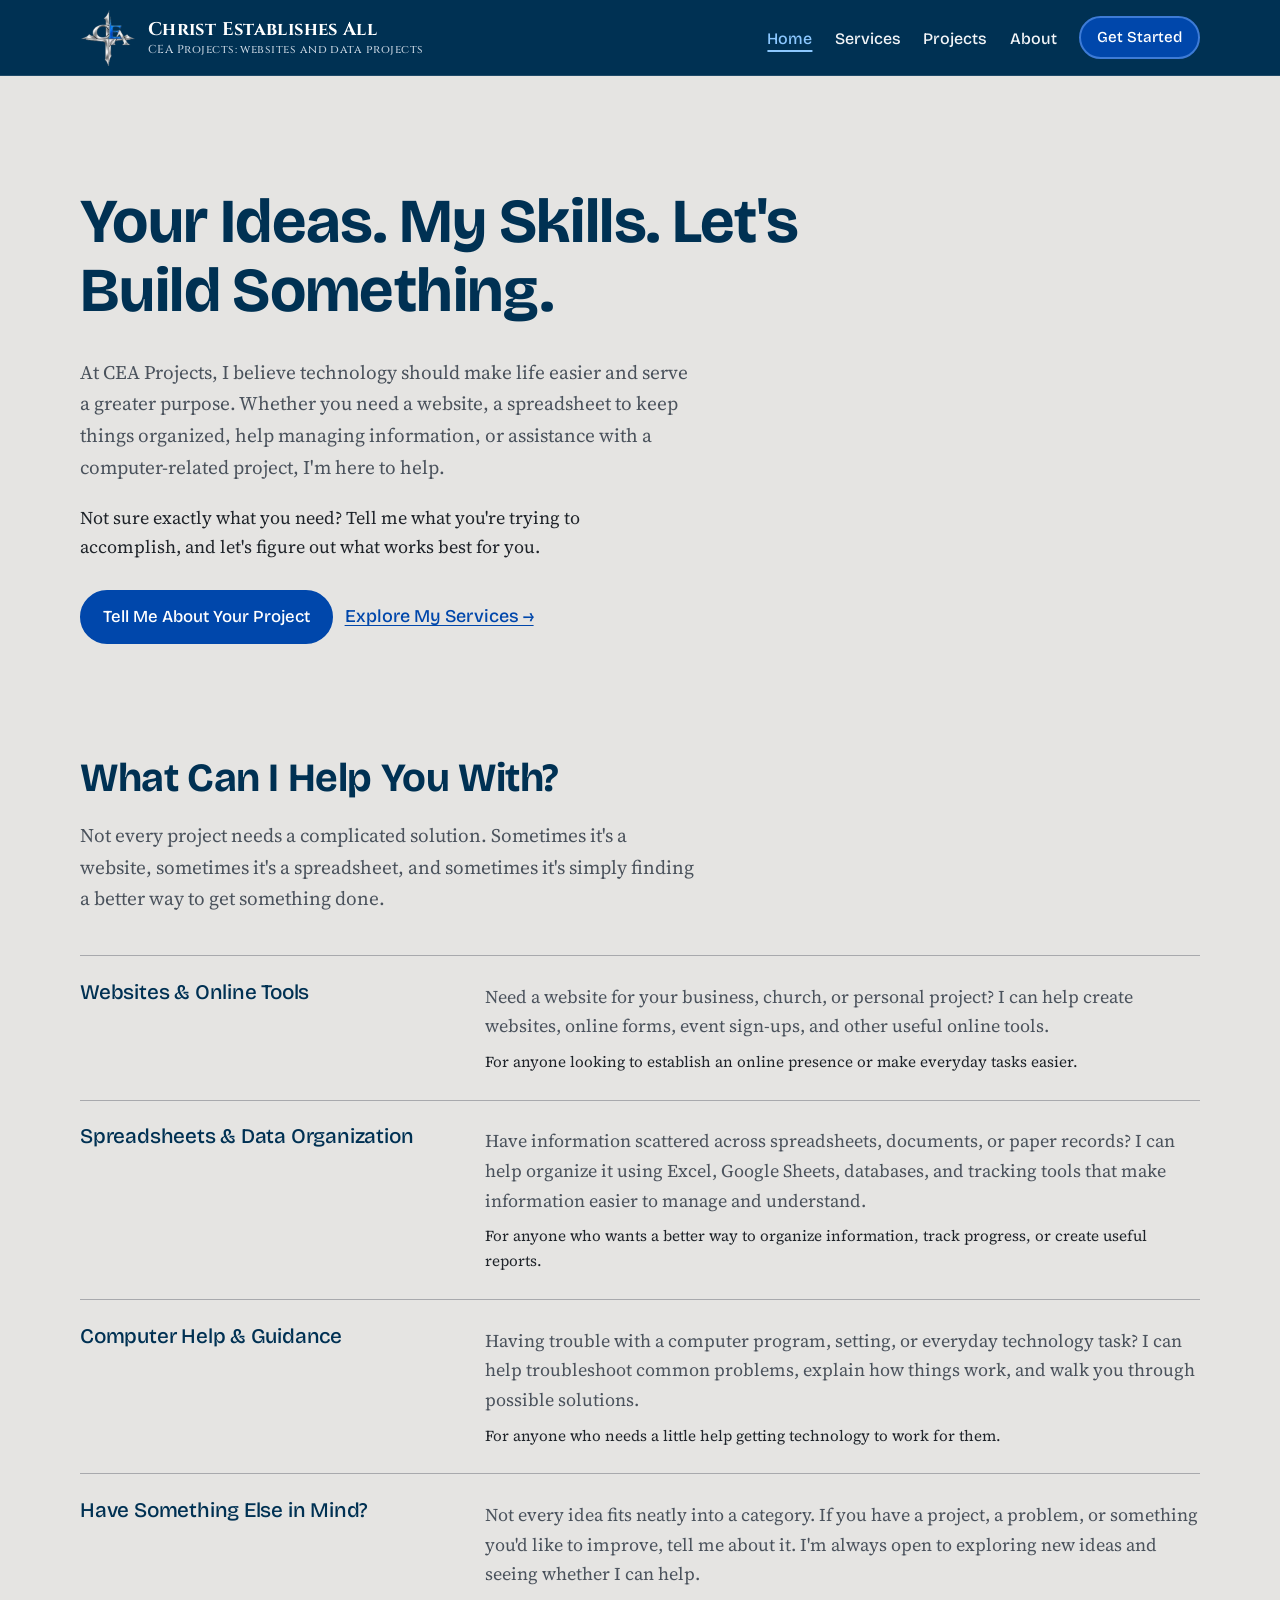
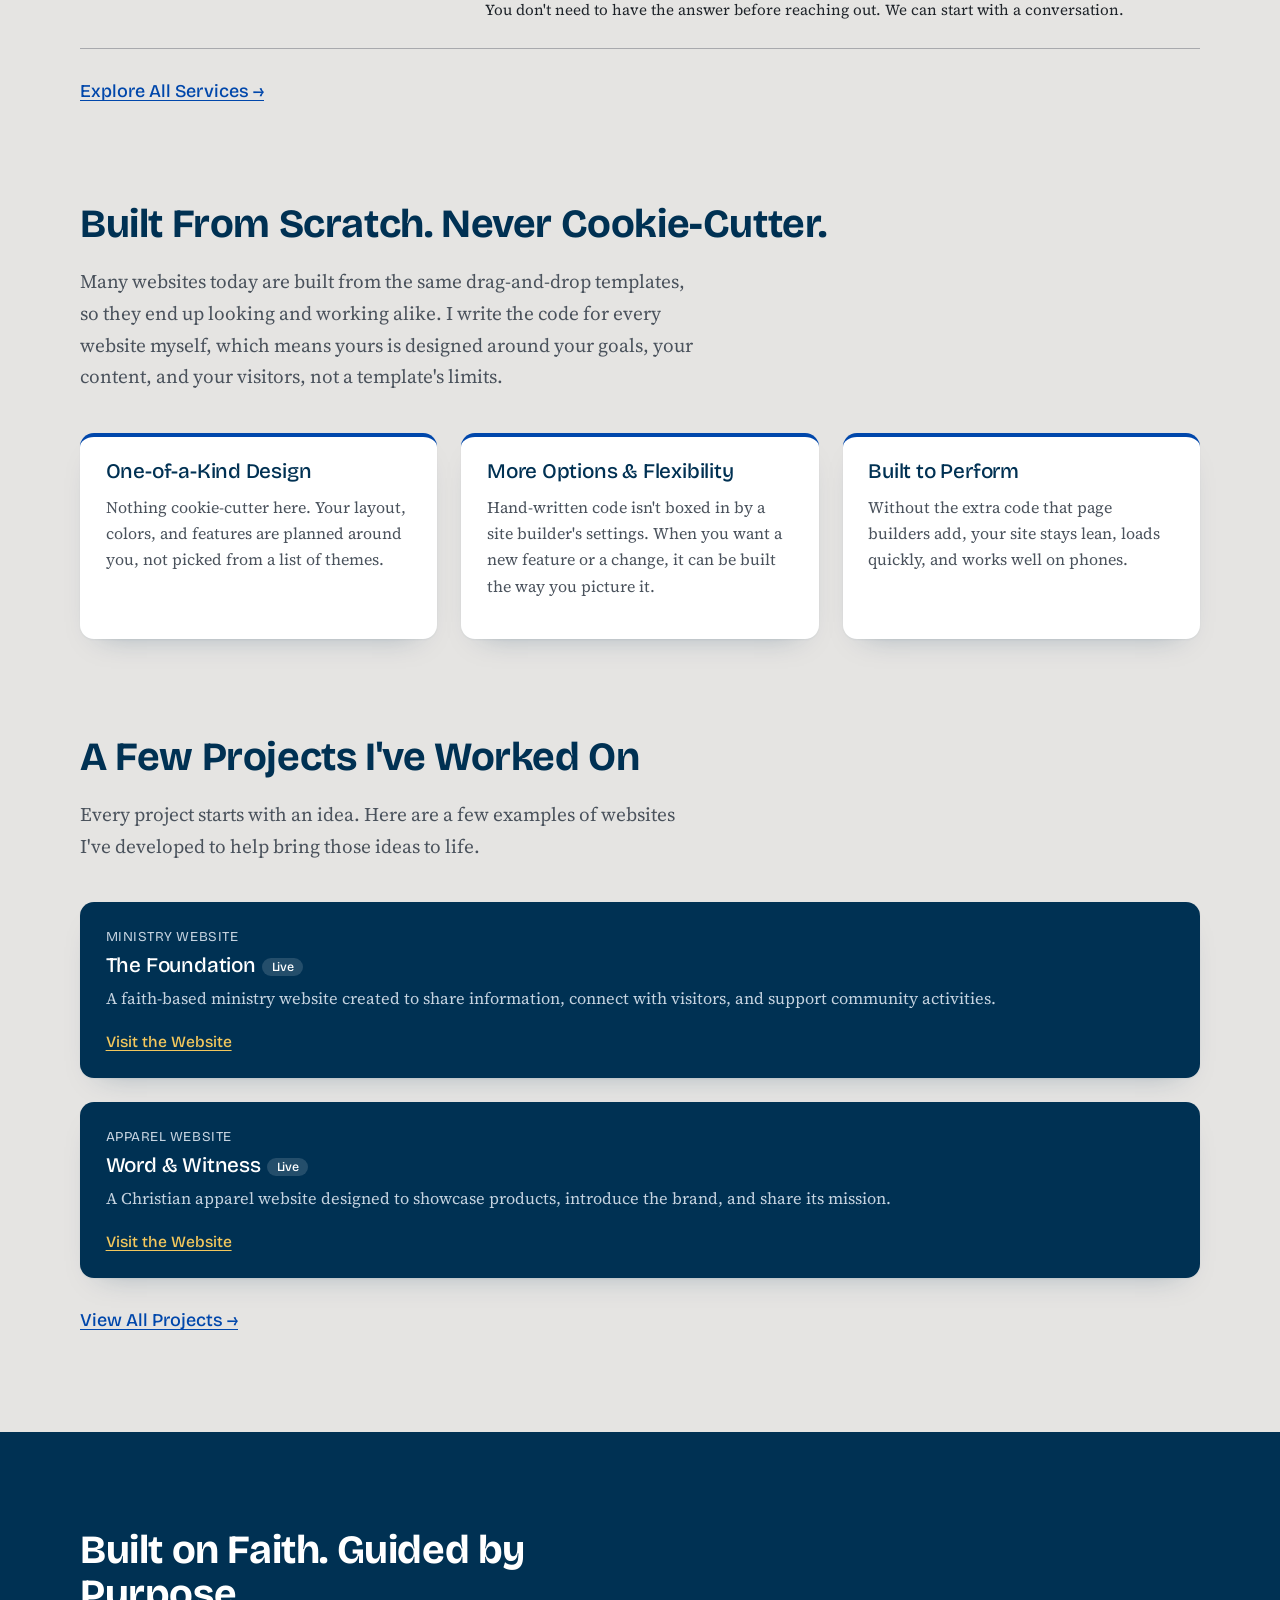
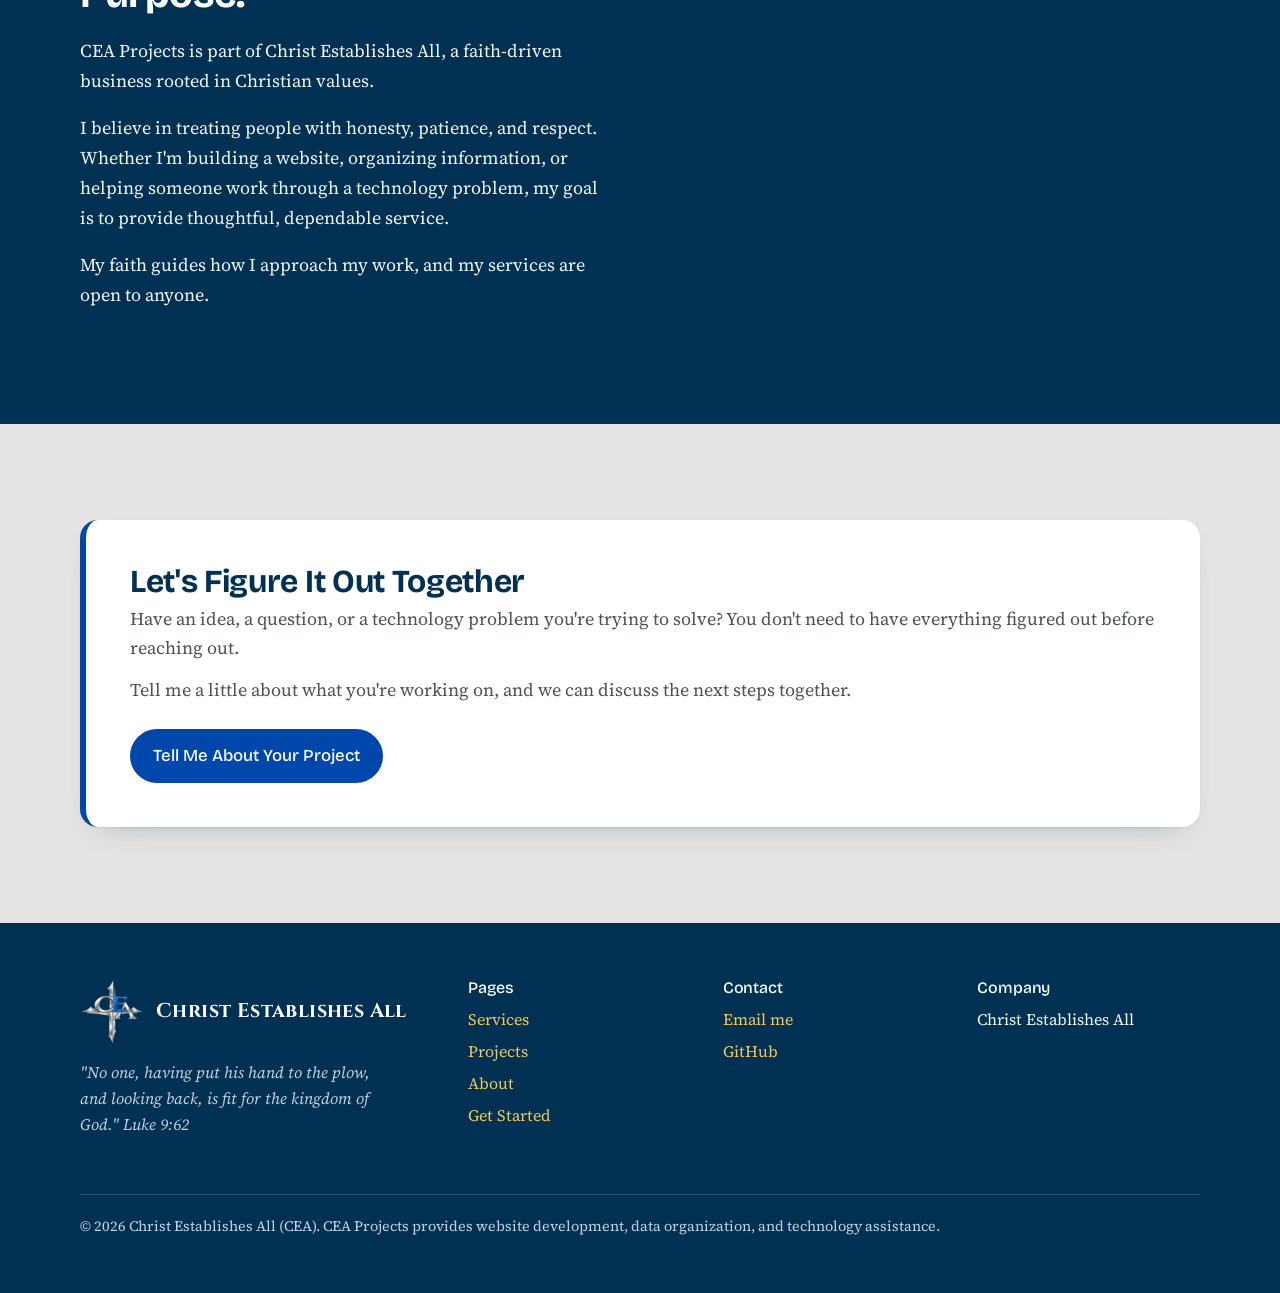
<file: index.html>
<!DOCTYPE html>
<html lang="en">
<head>
    <meta charset="utf-8">
    <meta name="viewport" content="width=device-width, initial-scale=1">

    <title>CEA Projects | Websites, Spreadsheets & Computer Help</title>

    <meta name="description" 
        content="CEA Projects provides website development, data management, and custom digital solutions, built with purpose, integrity, and a commitment to serving others.">
    
    <link rel="preconnect" href="https://fonts.googleapis.com">
    <link rel="preconnect" href="https://fonts.gstatic.com" crossorigin>

   <link href="https://fonts.googleapis.com/css2?family=Cinzel:wght@500;700&family=Bricolage+Grotesque:opsz,wght@12..96,500;12..96,700&family=Source+Serif+4:ital,opsz,wght@0,8..60,400;0,8..60,600;1,8..60,400&display=swap"
    rel="stylesheet">

    <link rel="icon" type="image/png" href="images/favicon.png">
    <link rel="stylesheet" href="styles.css">
</head>

<body>

<a class="skip" href="#main">Skip to content</a>

<!-- HEADER & NAVIGATION -->
<header class="site">
    <div class="wrap bar">
        <a class="brand" href="index.html">
            <img src="images/cea_logo.png" width="56" height="56" alt="">
            <span>
                Christ Establishes All
                <small>CEA Projects: websites and data projects</small>
            </span>
        </a>

        <button class="menu" type="button"
            aria-expanded="false" 
            aria-controls="site-nav">Menu</button>

        <nav id="site-nav" aria-label="Main">
            <ul>
                <li><a href="index.html" aria-current="page">Home</a></li>
                <li><a href="services.html">Services</a></li>
                <li><a href="projects.html">Projects</a></li>
                <li><a href="about.html">About</a></li>
                <li><a class="btn" href="start.html">Get Started</a></li>
            </ul>
        </nav>
    </div>
</header>

<main id="main">

    <!-- HERO / MAIN INTRODUCTION -->
    <section class="hero">
        <div class="wrap hero-grid">
            <div>

                <h1>Your Ideas. My Skills. Let's Build Something.</h1>
                <p class="lede measure">At CEA Projects, I believe technology should make life easier and serve a greater purpose. Whether you need a website, a spreadsheet to keep things organized, help managing information, or assistance with a computer-related project, I'm here to help.</p>
                <p class="measure">Not sure exactly what you need? Tell me what you're trying to accomplish, and let's figure out what works best for you.</p>

                <div class="actions">
                    <a class="btn" href="start.html">Tell Me About Your Project</a>
                    <a class="more" href="services.html">Explore My Services &rarr;</a>
                </div>
            </div>
        </div>
    </section>

    <!-- SERVICES OVERVIEW -->
    <section aria-labelledby="build-title">
        <div class="wrap">
            <h2 id="build-title">What Can I Help You With?</h2>
            <p class="lede measure">Not every project needs a complicated solution. Sometimes it's a website, sometimes it's a spreadsheet, and sometimes it's simply finding a better way to get something done.</p>
            <div class="rows">
                
                <!-- Websites -->
                <div class="row">
                    <h3>Websites &amp; Online Tools</h3>
                    <div>
                        <p>Need a website for your business, church, or personal project? I can help create websites, online forms, event sign-ups, and other useful online tools.</p>
                        
                        <p class="for">For anyone looking to establish an online presence or make everyday tasks easier.</p>
                    </div>
                </div>
                <!-- Spreadsheets and Data -->
                <div class="row">
                    <h3>Spreadsheets &amp; Data Organization</h3>
                    <div>
                        <p>Have information scattered across spreadsheets, documents, or paper records? I can help organize it using Excel, Google Sheets, databases, and tracking tools that make information easier to manage and understand.</p>
                        <p class="for">For anyone who wants a better way to organize information, track progress, or create useful reports.</p>
                    </div>
                </div>

                <!-- Computer Help -->
                <div class="row">
                    <h3>Computer Help &amp; Guidance</h3>
                    <div>
                        <p>Having trouble with a computer program, setting, or everyday technology task? I can help troubleshoot common problems, explain how things work, and walk you through possible solutions.</p>
                        <p class="for">For anyone who needs a little help getting technology to work for them.</p>
                    </div>
                </div>

                <!-- Other Projects-->
                <div class="row">
                    <h3>Have Something Else in Mind?</h3>
                    <div>
                        <p>Not every idea fits neatly into a category. If you have a project, a problem, or something you'd like to improve, tell me about it. I'm always open to exploring new ideas and seeing whether I can help.</p>
                        <p class="for">You don't need to have the answer before reaching out. We can start with a conversation.</p>
                    </div>
                </div>
            </div>

            <a class="more" href="services.html">Explore All Services &rarr;</a>
        </div>
    </section>

    <!-- CUSTOM, NOT COOKIE-CUTTER -->
    <section aria-labelledby="custom-title">
        <div class="wrap">
            <h2 id="custom-title">Built From Scratch. Never Cookie-Cutter.</h2>
            <p class="lede measure">Many websites today are built from the same drag-and-drop templates, so they end up looking and
                working alike. I write the code for every website myself, which means yours is designed around your goals, your content,
                and your visitors, not a template's limits.
            </p>

            <div class="options">
                <article class="option">
                    <h3>One-of-a-Kind Design</h3>
                    <p>Nothing cookie-cutter here. Your layout, colors, and features are planned around you, not picked from a 
                        list of themes.
                    </p>
                </article>
                <article class="option">
                    <h3>More Options &amp; Flexibility</h3>
                    <p>Hand-written code isn't boxed in by a site builder's settings. When you want a new feature or a change, it can 
                        be built the way you picture it.
                    </p>
                </article>
                <article class="option">
                    <h3>Built to Perform</h3>
                    <p>Without the extra code that page builders add, your site stays lean, loads quickly, and works well on phones.</p>
                </article>
            </div>
        </div>
    </section>

    <!-- RECENT PROJECTS -->
    <section aria-labelledby="recent-title">
        <div class="wrap">
            <h2 id="recent-title">A Few Projects I've Worked On</h2>
            <p class="lede measure">Every project starts with an idea. Here are a few examples of websites I've developed to help bring those ideas to life.</p>
            <div class="work-list">
                <!-- The Foundation -->
                <article class="project feature">
                    <p class="kind">Ministry Website</p>
                    <h3>The Foundation<span class="status live">Live</span></h3>
                    <p>A faith-based ministry website created to share information, connect with visitors, and support community activities.</p>

                    <div class="links">
                        <a href="https://glorytothefather.org/" target="_blank" rel="noopener noreferrer">Visit the Website</a>
                    </div>
                </article>

                <!-- Word & Witness -->
                <article class="project feature">
                    <p class="kind">Apparel Website</p>
                    <h3>Word &amp; Witness<span class="status live">Live</span></h3>
                    <p>A Christian apparel website designed to showcase products, introduce the brand, and share its mission.</p>
                    <div class="links">
                        <a href="https://wordnwitness.com" target="_blank" rel="noopener noreferrer">Visit the Website</a>
                    </div>
                </article>
            </div>
            <a class="more" href="projects.html">View All Projects &rarr;</a>
        </div>
    </section>

    <!-- CHRISTIAN FOUNDATION -->
    <section class="band" aria-labelledby="foundation-title">
        <div class="wrap foundation-grid">
            <div class="measure">
                <h2 id="foundation-title">Built on Faith. Guided by Purpose.</h2>
                <p>CEA Projects is part of Christ Establishes All, a faith-driven business rooted in Christian values.</p>
                <p>I believe in treating people with honesty, patience, and respect. Whether I'm building a website, organizing information, or helping someone work through a technology problem, my goal is to provide thoughtful, dependable service.</p>
                <p>My faith guides how I approach my work, and my services are open to anyone.</p>
            </div>
        </div>
    </section>

    <!-- FINAL CALL TO ACTION -->
     <section aria-labelledby="contact-title">
        <div class="wrap">
            <div class="cta">
                <div>
                    <h2 id="contact-title">Let's Figure It Out Together</h2>
                    <p>Have an idea, a question, or a technology problem you're trying to solve? You don't need to have everything figured out before reaching out.</p>
                    <p>Tell me a little about what you're working on, and we can discuss the next steps together.</p>
                </div>

                <a class="btn" href="start.html">Tell Me About Your Project</a>
            </div>
        </div>
     </section>
</main>

<!-- FOOTER -->
<footer class="band">
    <div class="wrap">
        <div class="foot-grid">
            <div>
                <p class="foot-brand"><img src="images/cea_logo.png" width="64" height="64" alt=""><span class="brand-name">Christ Establishes All</span></p>
                <p class="foot-verse">"No one, having put his hand to the plow, and looking back, is fit for the kingdom of God." Luke 9:62</p>
            </div>

            <div>
                <h3>Pages</h3>
                <ul>
                    <li><a href="services.html">Services</a></li>
                    <li><a href="projects.html">Projects</a></li>
                    <li><a href="about.html">About</a></li>
                    <li><a href="start.html">Get Started</a></li>
                </ul>
            </div>

            <div>
                <h3>Contact</h3>
                <ul>
                    <li><a href="mailto:aleitlein@ceaprojectdev.com">Email me</a></li>
                    <li><a href="https://github.com/RaphLink">GitHub</a></li>
                </ul>
            </div>

            <div>
                <h3>Company</h3>
                <ul>
                    <li>Christ Establishes All</li>
                </ul>
            </div>
        </div>

        <p class="copy">&copy; 2026 Christ Establishes All (CEA). CEA Projects provides website development, data organization, and technology assistance.</p>
    </div>
</footer>

<script src="main.js"></script>

</body>
</html>
</file>
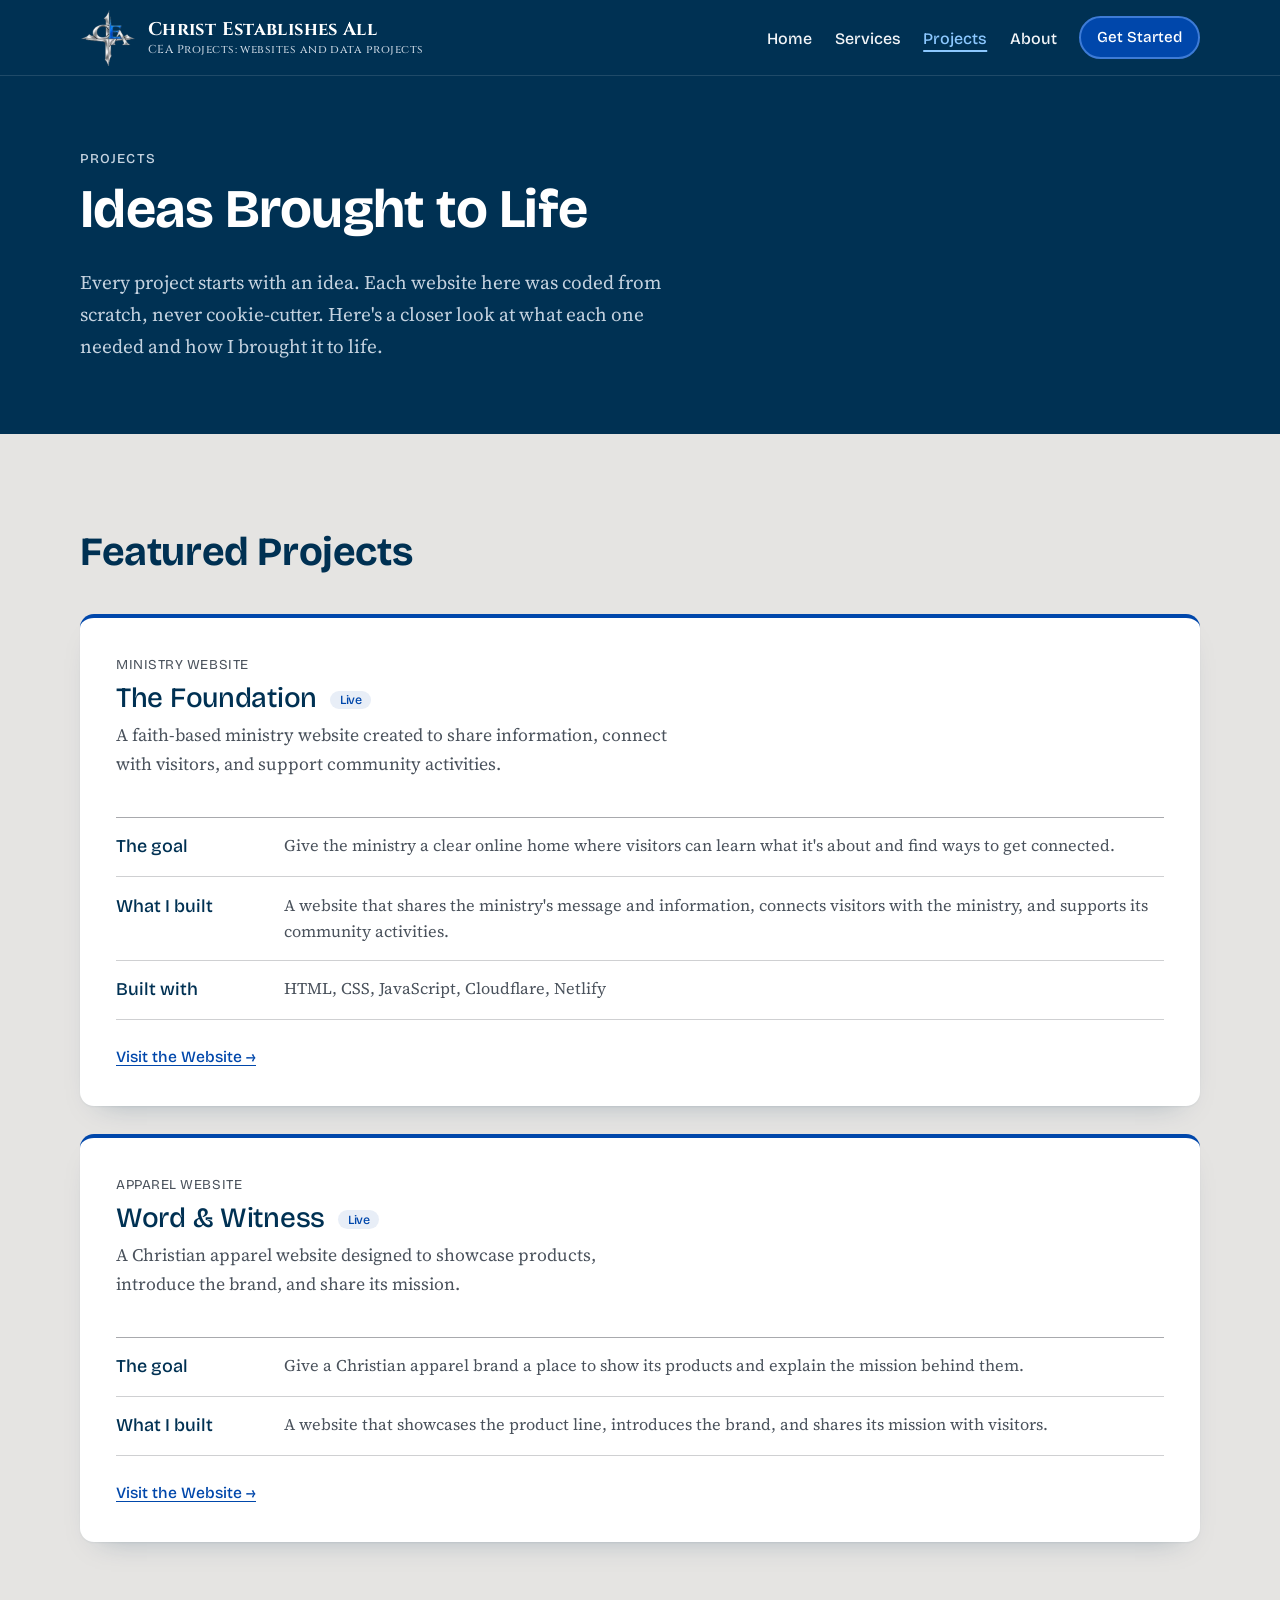
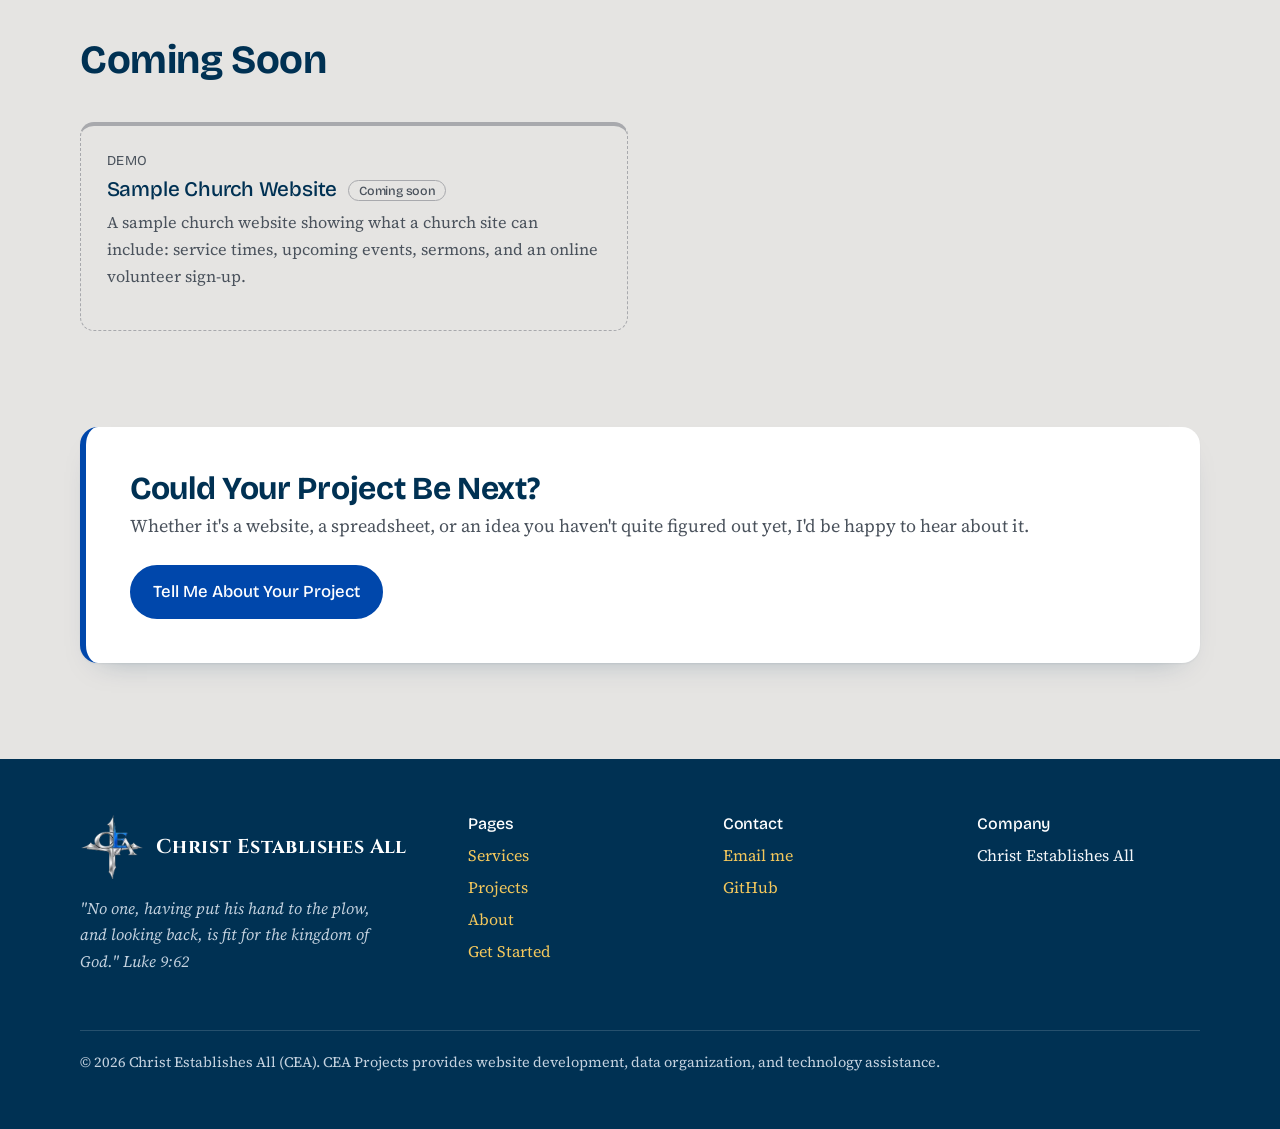
<file: projects.html>
<!DOCTYPE html>
<html lang="en">
<head>
    <meta charset="utf-8">
    <meta name="viewport" content="width=device-width, initial-scale=1">

    <title>Projects | CEA Projects</title>

    <meta name="description" content="Websites built by CEA Projects for ministries and small businesses, including The Foundation and Word &amp; Witness.">

    <link rel="preconnect" href="https://fonts.googleapis.com">
    <link rel="preconnect" href="https://fonts.gstatic.com" crossorigin>

    <link href="https://fonts.googleapis.com/css2?family=Cinzel:wght@500;700&family=Bricolage+Grotesque:opsz,wght@12..96,500;12..96,700&family=Source+Serif+4:ital,opsz,wght@0,8..60,400;0,8..60,600;1,8..60,400&display=swap"
        rel="stylesheet">

    <link rel="icon" type="image/png" href="images/favicon.png">
    <link rel="stylesheet" href="styles.css">
</head>

<body>

<a class="skip" href="#main">Skip to content</a>

<!-- HEADER AND NAVIGATION -->
 <header class="site">
    <div class="wrap bar">

        <a class="brand" href="index.html">
            <img src="images/cea_logo.png" width="56" height="56" alt="">
            <span>Christ Establishes All
            <small>CEA Projects: websites and data projects</small>
            </span>
        </a>

        <button class="menu" type="button" aria-expanded="false" aria-controls="site-nav">Menu</button>

        <nav id="site-nav" aria-label="Main">
            <ul>
                <li><a href="index.html">Home</a></li>
                <li><a href="services.html">Services</a></li>
                <li><a href="projects.html" aria-current="page">Projects</a></li>
                <li><a href="about.html">About</a></li>
                <li><a class="btn" href="start.html">Get Started</a></li>
            </ul>
        </nav>
    </div>
 </header>

 <main id="main">

    <!-- PAGE INTRODUCTION -->
    <section class="band page-head" aria-labelledby="page-title">
        <div class="wrap">
            <p class="eyebrow">Projects</p>
            <h1 id="page-title">Ideas Brought to Life</h1>
            <p class="lede">
                Every project starts with an idea. Each website here was coded from scratch, never cookie-cutter. Here's a closer look at
                what each one needed and how I brought it to life.
            </p>
        </div>
    </section>

    <!-- CASE STUDIES -->
    <section aria-labelledby="work-title">
        <div class="wrap">
            <h2 id="work-title">Featured Projects</h2>

            <div class="case-list">

                <!-- The Foundation -->
                <article class="project case" aria-labelledby="foundation-title">
                    <p class="kind">Ministry Website</p>
                    <h3 id="foundation-title">The Foundation <span class="status live">Live</span></h3>
                    <p class="case-intro">
                        A faith-based ministry website created to share information, connect with visitors, 
                        and support community activities.
                    </p>
                    <dl class="details">
                        <div>
                            <dt>The goal</dt>
                            <dd>Give the ministry a clear online home where visitors can learn what it's about
                                and find ways to get connected.
                            </dd>
                        </div>
                        <div>
                            <dt>What I built</dt>
                            <dd>A website that shares the ministry's message and information, connects visitors with the 
                                ministry, and supports its community activities.
                            </dd>
                        </div>
                        <!-- Add the tools you used, then remove these comment marks:-->
                        <div>
                            <dt>Built with</dt>
                            <dd>HTML, CSS, JavaScript, Cloudflare, Netlify</dd>
                        </div>
                    </dl>
                    <!-- Add a screenshot later (save it in the images folder):
                    <figure class="shot">
                        <img src="images/foundation.png" alt="The Foundation website home page"
                    </figure>-->

                    <div class="links">
                        <a href="https://glorytothefather.org/" target="_blank" rel="noopener noreferrer">Visit the Website &rarr;</a>
                    </div>
                </article>

                <!-- Word & Witness -->
                <article class="project case" aria-labelledby="witness-title">
                    <p class="kind">Apparel Website</p>
                    <h3 id="witness-title">Word &amp; Witness <span class="status live">Live</span></h3>
                    <p class="case-intro">A Christian apparel website designed to showcase products, introduce the brand, and share its mission.</p>

                    <dl class="details">
                        <div>
                            <dt>The goal</dt>
                            <dd>Give a Christian apparel brand a place to show its products and explain the mission behind them.</dd>
                        </div>
                        <div>
                            <dt>What I built</dt>
                            <dd>A website that showcases the product line, introduces the brand, and shares its mission with visitors.</dd>
                        </div>
                        <!-- Add the tools you used, then remove these comment marks:
                        <div>
                            <dt>Built with</dt>
                            <dd>HTML, CSS, Javascript, Cloudflare Workers</dd>
                        </div>-->
                    </dl>

                    <!-- Add a screenshot later (save it in the images folder):
                    <figure class="shot">
                        <img src="images/wordnwitness.png" alt="Word & Witness website home page
                    </figure>"-->

                    <div class="links">
                        <a href="https://wordnwitness.com" target="_blank" rel="noopener noreferrer">Visit the Website &rarr;</a>
                    </div>
                </article>
            </div>
        </div>
    </section>

    <!-- COMING SOON -->
    <section aria-labelledby="soon-title">
        <div class="wrap">
            <h2 id="soon-title">Coming Soon</h2>

            <div class="work-list">
                <article class="project soon" aria-labelledby="demo-title">
                    <p class="kind">Demo</p>
                    <h3 id="demo-title">Sample Church Website <span class="status soon">Coming soon</span></h3>
                    <p>A sample church website showing what a church site can include: service times, upcoming events,
                        sermons, and an online volunteer sign-up.
                    </p>
                </article>
            </div>
        </div>
    </section>

    <!-- FINAL CALL TO ACTION -->
    <section aria-labelledby="contact-title">
        <div class="wrap">
            <div class="cta">
                <div>
                    <h2 id="contact-title">Could Your Project Be Next?</h2>
                    <p>Whether it's a website, a spreadsheet, or an idea you haven't quite figured out yet, I'd be happy to hear about it.</p>
                </div>
                <a class="btn" href="start.html">Tell Me About Your Project</a>
            </div>
        </div>
    </section>
 </main>

 <!-- FOOTER -->
  <footer class="band">
    <div class="wrap">
        <div class="foot-grid">
            <div>
                <p class="foot-brand">
                    <img src="images/cea_logo.png" width="64" height="64" alt="">
                    <span class="brand-name">
                        Christ Establishes All
                    </span>
                </p>

                <p class="foot-verse">
                    "No one, having put his hand to the plow, and looking back, is fit for the kingdom of God." Luke 9:62
                </p>
            </div>

            <div>
                <h3>Pages</h3>
                <ul>
                    <li><a href="services.html">Services</a></li>
                    <li><a href="projects.html">Projects</a></li>
                    <li><a href="about.html">About</a></li>
                    <li><a href="start.html">Get Started</a></li>
                </ul>
            </div>

            <div>
                <h3>Contact</h3>
                <ul>
                    <li>
                        <a href="mailto:aleitlein@ceaprojectdev.com">
                            Email me
                        </a>
                    </li>
                    <li>
                        <a href="https://github.com/RaphLink">
                            GitHub
                        </a>
                    </li>
                </ul>
            </div>

            <div>
                <h3>Company</h3>
                <ul>
                    <li>Christ Establishes All</li>
                </ul>
            </div>
        </div>
        <p class="copy">
            &copy; 2026 Christ Establishes All (CEA).
            CEA Projects provides website development,
            data organization, and technology assistance.
        </p>
    </div>
  </footer>
  
  <script src="main.js"></script>

</body>
</html>
</file>
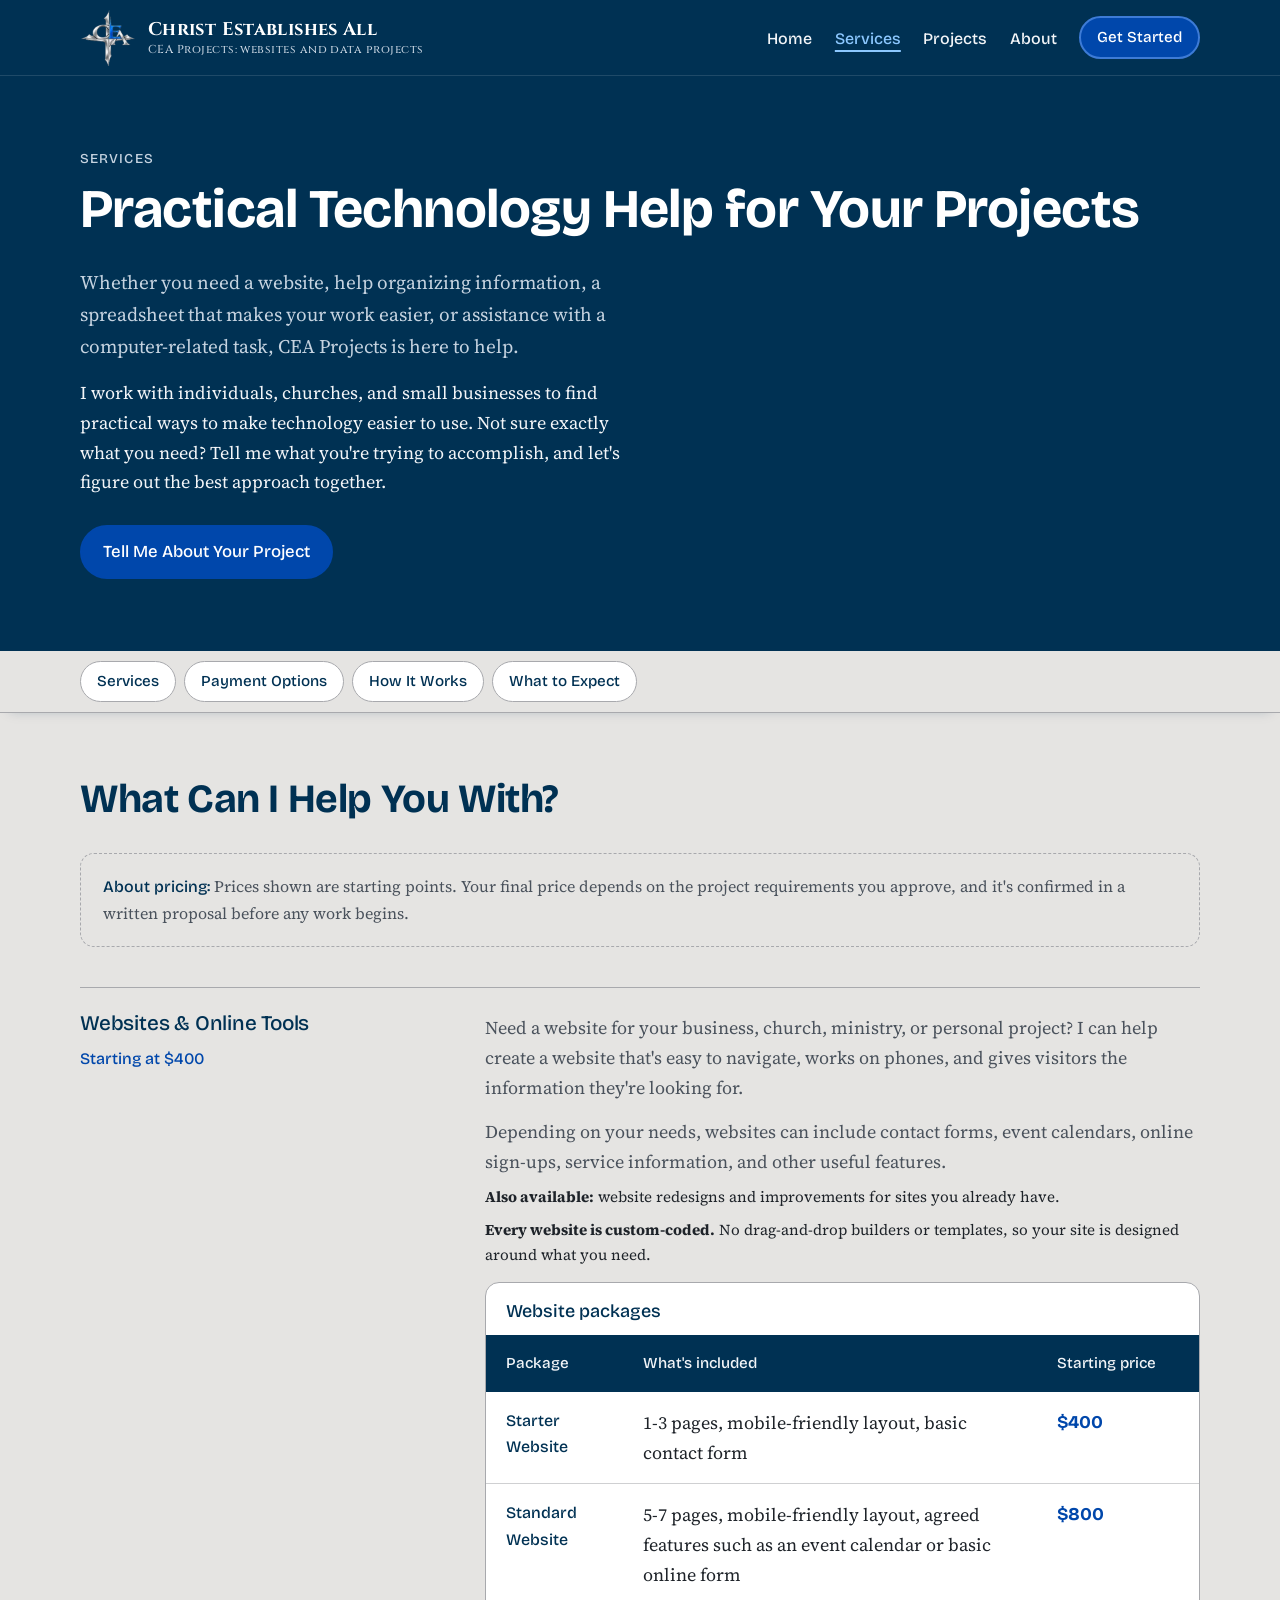
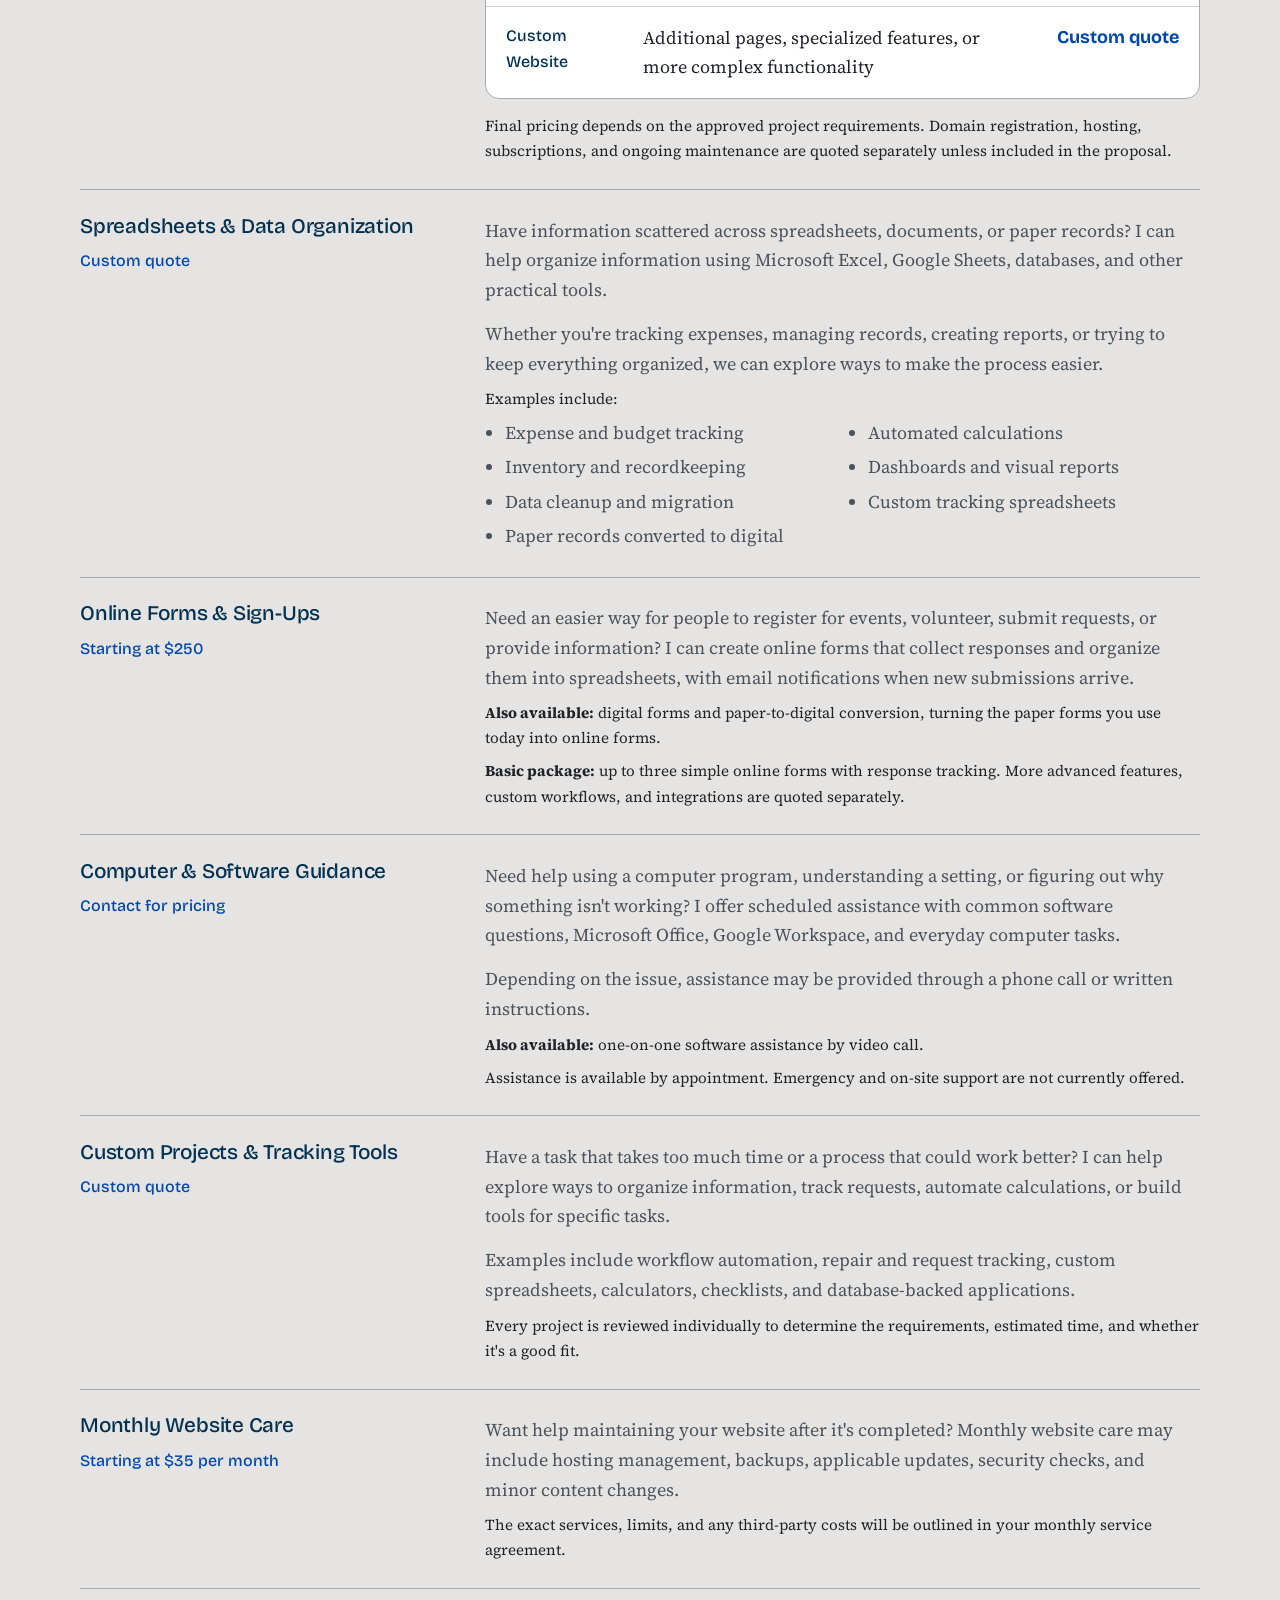
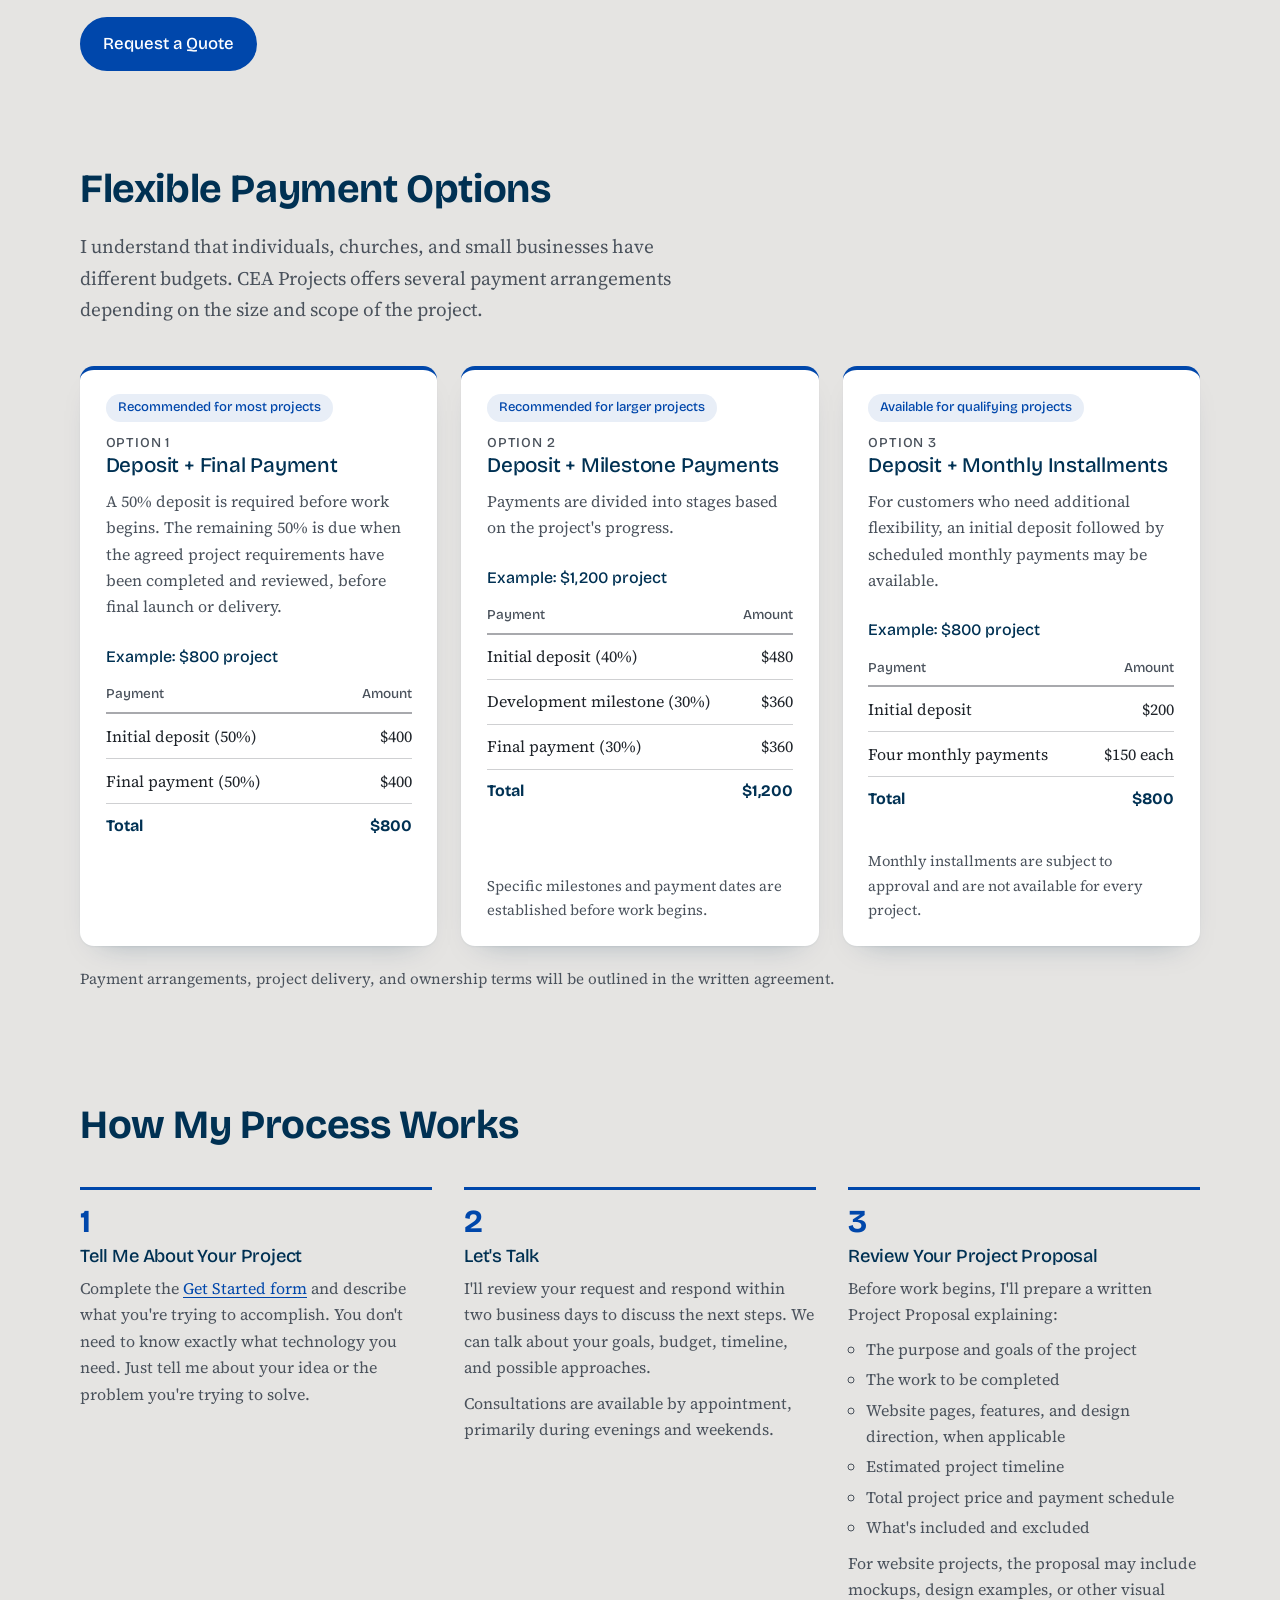
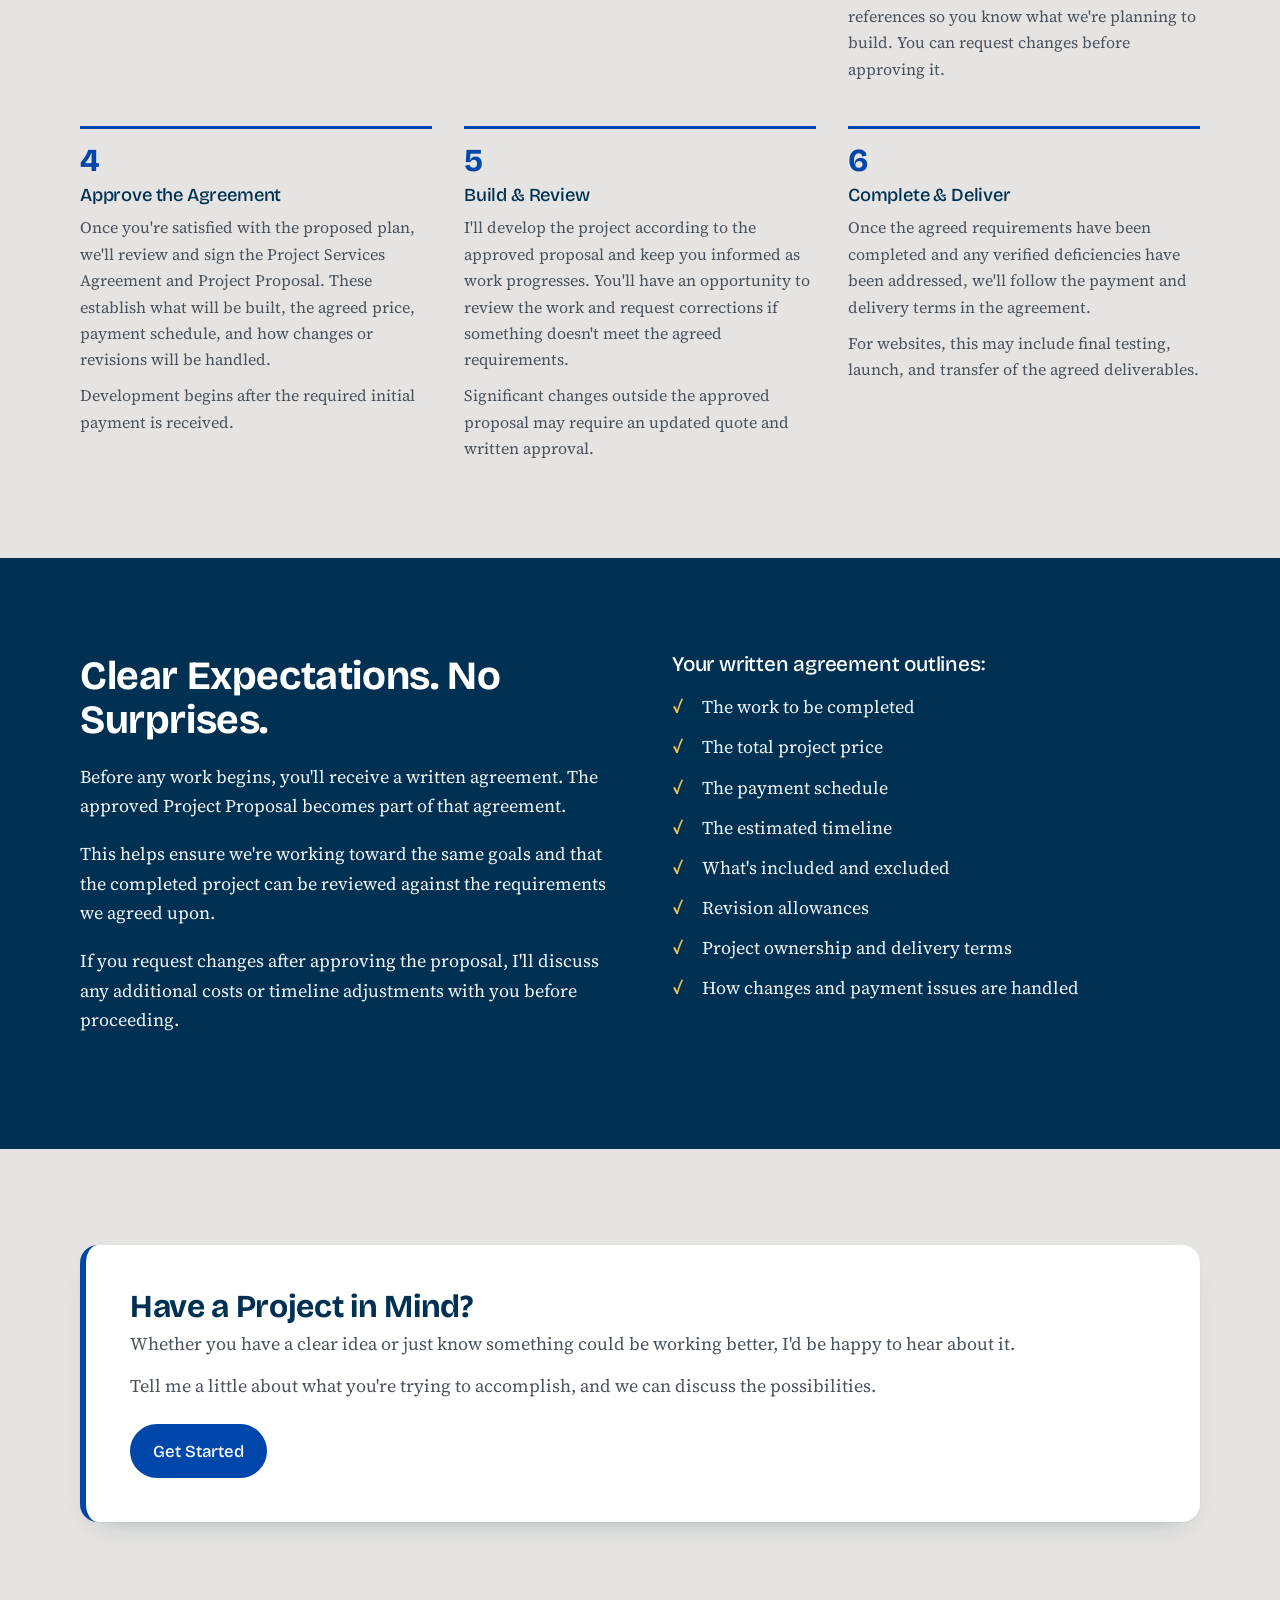
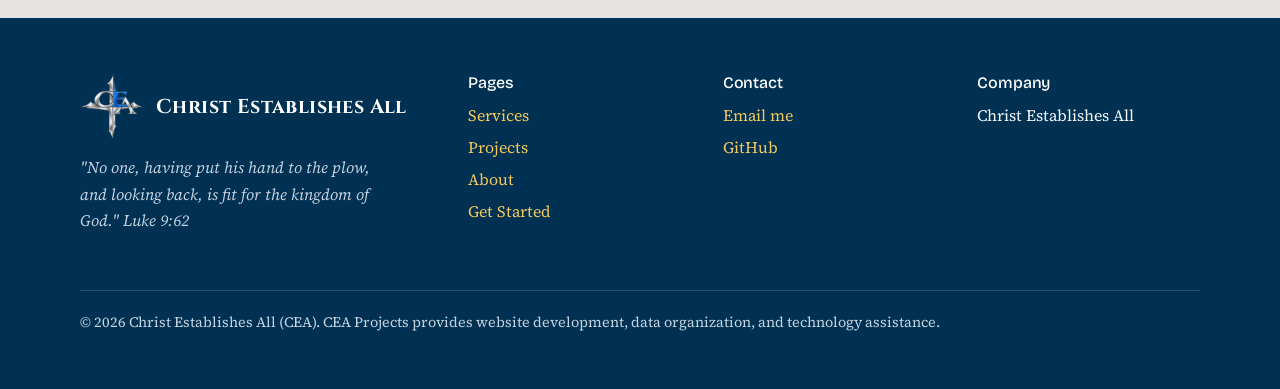
<file: services.html>
<!DOCTYPE html>
<html lang="en">
<head>
    <meta charset="utf-8">
    <meta name="viewport" content="width=device-width, initial-scale=1">

    <title>Services &amp; Pricing | CEA Projects</title>

    <meta name="description" content="Websites, spreadsheets, online forms, computer guidance and custom tools for individuals, churches, and small businesses, with starting prices and flexible payment options.">

    <link rel="preconnect" href="https://fonts.googleapis.com">
    <link rel="preconnect" href="https://fonts.gstatic.com" crossorigin>

    <link href="https://fonts.googleapis.com/css2?family=Cinzel:wght@500;700&family=Bricolage+Grotesque:opsz,wght@12..96,500;12..96,700&family=Source+Serif+4:ital,opsz,wght@0,8..60,400;0,8..60,600;1,8..60,400&display=swap"
        rel="stylesheet">
    
        <link rel="icon" type="image/png" href="images/favicon.png">
        <link rel="stylesheet" href="styles.css">
</head>

<body>

<a class="skip" href="#main">Skip to content</a>

<!-- HEADER AND NAVIGATION -->
<header class="site">
    <div class="wrap bar">

        <a class="brand" href="index.html">
            <img src="images/cea_logo.png" width="56" height="56" alt="">
            <span>Christ Establishes All
            <small>CEA Projects: websites and data projects</small>
            </span>
        </a>

        <button class="menu" type="button" aria-expanded="false" aria-controls="site-nav">Menu</button>

        <nav id="site-nav" aria-label="Main">
            <ul>
                <li><a href="index.html">Home</a></li>
                <li><a href="services.html" aria-current="page">Services</a></li>
                <li><a href="projects.html">Projects</a></li>
                <li><a href="about.html">About</a></li>
                <li><a class="btn" href="start.html">Get Started</a></li>
            </ul>
        </nav>
    </div>
</header>

<main id="main">

    <!-- PAGE INTRODUCTION -->
    <section class="band page-head" aria-labelledby="page-title">
        <div class="wrap">
            <p class="eyebrow">Services</p>
            <h1 id="page-title">Practical Technology Help for Your Projects</h1>
            <p class="lede">
                Whether you need a website, help organizing information, a spreadsheet that makes your work easier, 
                or assistance with a computer-related task, CEA Projects is here to help.
            </p>
            <p class="measure">
                I work with individuals, churches, and small businesses to find practical ways to make technology
                easier to use. Not sure exactly what you need? Tell me what you're trying to accomplish, and let's
                figure out the best approach together.
            </p>
            <div class="actions">
                <a class="btn" href="start.html">
                    Tell Me About Your Project
                </a>
            </div>
        </div>
    </section>

    <!-- SECTION TABS: jump links to each part of this page. They stay at the top of the screen while scrolling.-->
    <nav class="section-tabs" aria-label="On this page">
        <div class="wrap">
            <ul>
                <li><a href="#help">Services</a></li>
                <li><a href="#payment">Payment Options</a></li>
                <li><a href="#process">How It Works</a></li>
                <li><a href="#expect">What to Expect</a></li>
            </ul>
        </div>
    </nav>

    <!-- SERVICES lIST -->
    <section id="help" aria-labelledby="services-title">
        <div class="wrap">
            <h2 id="services-title">What Can I Help You With?</h2>
            <p class="later">
                <strong>About pricing:</strong>
                Prices shown are starting points. Your final price depends on the project requirements you approve,
                and it's confirmed in a written proposal before any work begins.
            </p>
            <div class="rows">
                <!-- Websites -->
                <div class="row">
                    <div>
                        <h3>Websites &amp; Online Tools</h3>
                        <p class="from">Starting at $400</p>
                    </div>
                    <div>
                        <p>Need a website for your business, church, ministry, or personal project? I can help create
                            a website that's easy to navigate, works on phones, and gives visitors the information they're looking for.
                        </p>
                        <p>Depending on your needs, websites can include contact forms, event calendars, online sign-ups, service information,
                            and other useful features.
                        </p>
                        <p class="for">
                            <strong>Also available:</strong> website redesigns and improvements for sites you already have.
                        </p>
                        <p class="for"><strong>Every website is custom-coded.</strong> No drag-and-drop builders or templates, so your site is designed around what you need.</p>

                        <div class="price-card">
                            <table class="prices">
                                <caption>Website packages</caption>
                                <thead>
                                    <tr>
                                        <th scope="col">Package</th>
                                        <th scope="col">What's included</th>
                                        <th scope="col">Starting price</th>
                                    </tr>
                                </thead>
                                <tbody>
                                    <tr>
                                        <td>Starter Website</td>
                                        <td>1-3 pages, mobile-friendly layout, basic contact form</td>
                                        <td>$400</td>
                                    </tr>
                                    <tr>
                                        <td>Standard Website</td>
                                        <td>5-7 pages, mobile-friendly layout, agreed features such as an event calendar or basic online form</td>
                                        <td>$800</td>
                                    </tr>
                                    <tr>
                                        <td>Custom Website</td>
                                        <td>Additional pages, specialized features, or more complex functionality</td>
                                        <td>Custom quote</td>
                                    </tr>
                                </tbody>
                            </table>
                        </div>

                        <p class="for">
                            Final pricing depends on the approved project requirements. Domain registration, hosting, subscriptions, 
                            and ongoing maintenance are quoted separately unless included in the proposal.
                        </p>
                    </div>
                </div>

                <!-- Spreadsheets and Data -->
                <div class="row">
                    <div>
                        <h3>Spreadsheets &amp; Data Organization</h3>
                        <p class="from">Custom quote</p>
                    </div>
                    <div>
                        <p> Have information scattered across spreadsheets, documents, or paper records? I can
                            help organize information using Microsoft Excel, Google Sheets, databases, and other practical tools.
                        </p>
                        <p> Whether you're tracking expenses, managing records, creating reports, or trying to keep everything 
                            organized, we can explore ways to make the process easier.
                        </p>
                        <p class="for">Examples include:</p>
                        <ul class="examples">
                            <li>Expense and budget tracking</li>
                            <li>Inventory and recordkeeping</li>
                            <li>Data cleanup and migration</li>
                            <li>Paper records converted to digital</li>
                            <li>Automated calculations</li>
                            <li>Dashboards and visual reports</li>
                            <li>Custom tracking spreadsheets</li>
                        </ul>
                    </div>
                </div>

                <!-- Online Forms -->
                <div class="row">
                    <div>                                   <!-- left column -->
                        <h3>Online Forms &amp; Sign-Ups</h3>
                        <p class="from">Starting at $250</p>
                    </div>

                    <div>                                   <!-- right column -->
                        <p>Need an easier way for people to register for events, volunteer, submit requests, or provide
                            information? I can create online forms that collect responses and organize them into spreadsheets, 
                            with email notifications when new submissions arrive.
                        </p>
                        <p class="for">
                            <strong>Also available:</strong> digital forms and paper-to-digital conversion, turning the paper
                            forms you use today into online forms.
                        </p>
                        <p class="for">
                            <strong>Basic package:</strong> up to three simple online forms with response tracking. More 
                            advanced features, custom workflows, and integrations are quoted separately.
                        </p>
                    </div>
                </div>

                <!-- Computer Guidance -->
                <div class="row">
                    <div>
                        <h3>Computer &amp; Software Guidance</h3>
                        <p class="from">Contact for pricing</p>
                    </div>
                    <div>
                        <p>Need help using a computer program, understanding a setting, or figuring out why something
                            isn't working? I offer scheduled assistance with common software questions, Microsoft Office, 
                            Google Workspace, and everyday computer tasks.
                        </p>
                        <p>Depending on the issue, assistance may be provided through a phone call or written instructions.</p>
                        <p class="for">
                            <strong>Also available:</strong> one-on-one software assistance by video call.
                        </p>
                        <p class="for">
                            Assistance is available by appointment. Emergency and on-site support are not currently offered.
                        </p>
                    </div>
                </div>
                <!-- Custom Project -->
                <div class="row">
                    <div>
                        <h3>Custom Projects &amp; Tracking Tools</h3>
                        <p class="from">Custom quote</p>
                    </div>
                    <div>
                        <p>Have a task that takes too much time or a process that could work better? I can help explore ways 
                            to organize information, track requests, automate calculations, or build tools for specific tasks.
                        </p>
                        <p>Examples include workflow automation, repair and request tracking, custom spreadsheets, calculators, 
                            checklists, and database-backed applications.
                        </p>
                        <p class="for">
                            Every project is reviewed individually to determine the requirements, estimated time, 
                            and whether it's a good fit.
                        </p>
                    </div>
                </div>

                <!-- Website Care -->
                 <div class="row">
                    <div>
                        <h3>Monthly Website Care</h3>
                        <p class="from">Starting at $35 per month</p>
                    </div>
                    <div>
                        <p>Want help maintaining your website after it's completed? Monthly website care may
                            include hosting management, backups, applicable updates, security checks, and minor
                            content changes.
                        </p>
                        <p class="for">
                            The exact services, limits, and any third-party costs will be outlined in your
                            monthly service agreement.
                        </p>
                    </div>
                 </div>
            </div>
            <div class="actions">
                <a class="btn" href="start.html">
                    Request a Quote
                </a>
            </div>
        </div>
    </section>

    <!-- PAYMENT OPTIONS -->
    <section id="payment" aria-labelledby="payment-title">
        <div class="wrap">
            <h2 id="payment-title">Flexible Payment Options</h2>
            <p class="lede measure">
                I understand that individuals, churches, and small businesses have different budgets. CEA 
                Projects offers several payment arrangements depending on the size and scope of the project.
            </p>
            <div class="options">
                
                <!-- Option 1 -->
                <article class="option" aria-labelledby="option1-title">
                    <p class="tag">Recommended for most projects</p>
                    <h3 id="option1-title">
                        <span class="option-num"> Option 1</span>
                        Deposit + Final Payment
                    </h3>
                    <p>A 50% deposit is required before work begins. The remaining 50% is due when the agreed
                        project requirements have been completed and reviewed, before final launch or delivery.
                    </p>
                    <table class="pay">
                        <caption>Example: $800 project</caption>
                        <thead>
                            <tr>
                                <th scope="col">Payment</th>
                                <th scope="col">Amount</th>
                            </tr>
                        </thead>
                        <tbody>
                            <tr><td>Initial deposit (50%)</td><td>$400</td></tr>
                            <tr><td>Final payment (50%)</td><td>$400</td></tr>
                            <tr class="total"><td>Total</td><td>$800</td></tr>
                        </tbody>
                    </table>
                </article>

                <!-- Option 2 -->
                <article class="option" aria-labelledby="option2-title">
                    <p class="tag">Recommended for larger projects</p>
                    <h3 id="option2-title">
                        <span class="option-num">Option 2</span>
                        Deposit + Milestone Payments
                    </h3>
                    <p>Payments are divided into stages based on the project's progress.</p>
                    <table class="pay">
                        <caption>Example: $1,200 project</caption>
                        <thead>
                            <tr>
                                <th scope="col">Payment</th>
                                <th scope="col">Amount</th>
                            </tr>
                        </thead>
                        <tbody>
                            <tr><td>Initial deposit (40%)</td><td>$480</td></tr>
                            <tr><td>Development milestone (30%)</td><td>$360</td></tr>
                            <tr><td>Final payment (30%)</td><td>$360</td></tr>
                            <tr class="total"><td>Total</td><td>$1,200</td></tr>
                        </tbody>
                    </table>
                    <p class="option-note">
                        Specific milestones and payment dates are established before work begins.
                    </p>
                </article>

                <!-- Option 3 -->
                <article class="option" aria-labelledby="option3-title">
                    <p class="tag">Available for qualifying projects</p>
                    <h3 id="option3-title">
                        <span class="option-num">Option 3</span>
                        Deposit + Monthly Installments
                    </h3>
                    <p>For customers who need additional flexibility, an initial deposit followed by scheduled
                        monthly payments may be available.
                    </p>
                    <table class="pay">
                        <caption>Example: $800 project</caption>
                        <thead>
                            <tr>
                                <th scope="col">Payment</th>
                                <th scope="col">Amount</th>
                            </tr>
                        </thead>
                        <tbody>
                            <tr><td>Initial deposit</td><td>$200</td></tr>
                            <tr><td>Four monthly payments</td><td>$150 each</td></tr>
                            <tr class="total"><td>Total</td><td>$800</td></tr>
                        </tbody>
                    </table>
                    <p class="option-note">
                        Monthly installments are subject to approval and are not available for every project.
                    </p>
                </article>
            </div>
            <p class="fine">
                Payment arrangements, project delivery, and ownership terms will be outlined in the written agreement.
            </p>
        </div>
    </section>

    <!-- PROCESS -->
    <section id="process" aria-labelledby="process-title">
        <div class="wrap">
            <h2 id="process-title">How My Process Works</h2>
            <ol class="steps six">
                <li>
                    <h3>Tell Me About Your Project</h3>
                    <p>
                        Complete the <a href="start.html">Get Started form</a> and describe what you're trying to accomplish.
                        You don't need to know exactly what technology you need. Just tell me about your idea or the problem
                        you're trying to solve.
                    </p>
                </li>

                <li>
                    <h3>Let's Talk</h3>
                    <p>
                        I'll review your request and respond within two business days to discuss the next steps. We can talk
                        about your goals, budget, timeline, and possible approaches.
                    </p>
                    <p>
                        Consultations are available by appointment, primarily during evenings and weekends.
                    </p>
                </li>

                <li>
                    <h3>Review Your Project Proposal</h3>
                    <p>Before work begins, I'll prepare a written Project Proposal explaining:</p>
                    <ul>
                        <li>The purpose and goals of the project</li>
                        <li>The work to be completed</li>
                        <li>Website pages, features, and design direction, when applicable </li>
                        <li>Estimated project timeline</li>
                        <li>Total project price and payment schedule</li>
                        <li>What's included and excluded</li>
                    </ul>
                    <p>
                        For website projects, the proposal may include mockups, design examples, or other visual references
                        so you know what we're planning to build. You can request changes before approving it.
                    </p>
                </li>

                <li>
                    <h3>Approve the Agreement</h3>
                    <p>
                        Once you're satisfied with the proposed plan, we'll review and sign the Project Services Agreement and
                        Project Proposal. These establish what will be built, the agreed price, payment schedule, and how changes
                        or revisions will be handled.
                    </p>
                    <p>Development begins after the required initial payment is received.</p>
                </li>

                <li>
                    <h3>Build &amp; Review</h3>
                    <p>
                        I'll develop the project according to the approved proposal and keep you informed as work progresses. 
                        You'll have an opportunity to review the work and request corrections if something doesn't meet the agreed
                        requirements.
                    </p>
                    <p>
                        Significant changes outside the approved proposal may require an updated quote and written approval.
                    </p>
                </li>

                <li>
                    <h3>Complete &amp; Deliver</h3>
                    <p>
                        Once the agreed requirements have been completed and any verified deficiencies have been addressed, we'll
                        follow the payment and delivery terms in the agreement.
                    </p>
                    <p>
                        For websites, this may include final testing, launch, and transfer of the agreed deliverables.
                    </p>
                </li>
            </ol>
        </div>
    </section>

    <!-- CLEAR EXPECTATIONS -->
    <section id="expect" class="band" aria-labelledby="expect-title">
        <div class="wrap foundation-grid">
            <div class="measure">
                <h2 id="expect-title">Clear Expectations. No Surprises.</h2>
                <p>
                    Before any work begins, you'll receive a written agreement.
                    The approved Project Proposal becomes part of that agreement.
                </p>
                <p>
                    This helps ensure we're working toward the same goals and that the completed project can 
                    be reviewed against the requirements we agreed upon.
            
                </p>
                <p>
                    If you request changes after approving the proposal, I'll discuss any additional costs or timeline adjustments
                    with you before proceeding.
                </p>
            </div>

            <div>
                <h3>Your written agreement outlines:</h3>
                <ul class="check-list">
                    <li>The work to be completed</li>
                    <li>The total project price</li>
                    <li>The payment schedule</li>
                    <li>The estimated timeline</li>
                    <li>What's included and excluded</li>
                    <li>Revision allowances</li>
                    <li>Project ownership and delivery terms</li>
                    <li>How changes and payment issues are handled</li>
                </ul>
            </div>

        </div>
    </section>

    <!-- FINAL CALL TO ACTION-->
    <section aria-labelledby="contact-title">
        <div class="wrap">

            <div class="cta">

                <div>
                    <h2 id="contact-title">Have a Project in Mind?</h2>
                    <p>
                        Whether you have a clear idea or just know something could be working better, I'd be happy to hear
                        about it.
                    </p>
                    <p>
                        Tell me a little about what you're trying to accomplish, and we can discuss the possibilities.
                    </p>
                </div>

                <a class="btn" href="start.html">
                    Get Started
                </a>
            </div>
        </div>
    </section>
</main>

<!-- FOOTER -->
<footer class="band">
    <div class="wrap">

        <div class="foot-grid">

        
        <div>
            <p class="foot-brand">
                <img src="images/cea_logo.png" width="64" height="64" alt="">
                <span class="brand-name">
                    Christ Establishes All
                </span>
            </p>

            <p class="foot-verse">
                "No one, having put his hand to the plow, and looking back, is fit for the kingdom of God." Luke 9:62
            </p>
        </div>

        <div>
            <h3>Pages</h3>
            <ul>
                <li><a href="services.html">Services</a></li>
                <li><a href="projects.html">Projects</a></li>
                <li><a href="about.html">About</a></li>
                <li><a href="start.html">Get Started</a></li>
            </ul>
        </div>

        <div>
            <h3>Contact</h3>
            <ul>
                <li>
                    <a href="mailto:aleitlein@ceaprojectdev.com">
                        Email me
                    </a>
                </li>
                <li>
                    <a href="https://github.com/RaphLink">
                        GitHub
                    </a>
                </li>
            </ul>
        </div>

        <div>
            <h3>Company</h3>
            <ul>
                <li>Christ Establishes All</li>
            </ul>
        </div>

    </div>

    <p class="copy">
        &copy; 2026 Christ Establishes All (CEA).
        CEA Projects provides website development,
        data organization, and technology assistance.
    </p>
    </div>
</footer>

<script src="main.js"></script>

</body>
</html>
</file>
<file: styles.css>
:root {
  --paper: #E5E4E2;
  --surface: #FFFFFF;
  --ink: #1E2329;
  --heading: #003153;
  --muted: #4A525C;
  --line: #A8A9AD;
  --field: #0047AB;
  --field-ink: #FFFFFF;
  --field-soft: #E8EEF7;
  --price: #0047AB;
  --gold: #C9971C;
  --band: #003153;
  --band-ink: #F2F5F8;
  --band-muted: #C5D3E0;
  --band-link: #F2C75C;
  --shadow: 0 1px 2px rgba(0, 49, 83, .06), 0 14px 30px -20px rgba(0, 49, 83, .35);
  --display: "Bricolage Grotesque", "Segoe UI", system-ui, sans-serif;
  --body: "Source Serif 4", Georgia, "Times New Roman", serif;
  color-scheme: light;
}
*, *::before, *::after { box-sizing: border-box; }
html { scroll-behavior: smooth; scroll-padding-top: 5rem; }
@media (prefers-reduced-motion: reduce) { html { scroll-behavior: auto; } *, *::before, *::after { transition: none !important; } }
body { margin: 0; background: var(--paper); color: var(--ink); font-family: var(--body); font-size: 1.125rem; line-height: 1.65; }
img { max-width: 100%; }
a { color: var(--field); text-underline-offset: 3px; }
a:hover { text-decoration-thickness: 2px; }
:focus-visible { outline: 3px solid var(--gold); outline-offset: 3px; border-radius: 4px; }
h1, h2, h3 { font-family: var(--display); line-height: 1.1; margin: 0 0 .5em; letter-spacing: -0.01em; color: var(--heading); }
h1 { font-size: clamp(2.3rem, 5.2vw, 3.9rem); font-weight: 700; }
h2 { font-size: clamp(1.8rem, 3.4vw, 2.5rem); font-weight: 700; }
h3 { font-size: 1.3rem; font-weight: 500; }
p { margin: 0 0 1em; }
.wrap { width: min(1120px, 100% - 2.5rem); margin-inline: auto; }
.measure { max-width: 62ch; }
.lede { font-size: clamp(1.1rem, 1.5vw, 1.3rem); color: var(--muted); }
section { padding: clamp(3.5rem, 8vw, 6rem) 0; }
section + section:not(.band):not(.page-head) { padding-top: 0; }
.band + section { padding-top: clamp(3.5rem, 8vw, 6rem) !important; }
.skip { position: absolute; left: -999px; }
.skip:focus { left: 1rem; top: 1rem; background: var(--surface); padding: .5rem 1rem; z-index: 99; }
.more { font-family: var(--display); font-weight: 500; margin-top: 1.75rem; display: inline-block; }

/* Header */
header.site { position: sticky; top: 0; z-index: 20; background: color-mix(in srgb, var(--paper) 92%, transparent); backdrop-filter: blur(8px); border-bottom: 1px solid var(--line); }
.bar { display: flex; align-items: center; justify-content: space-between; gap: 1rem; padding: .85rem 0; }
.brand { font-family: var(--display); font-weight: 700; font-size: 1.2rem; color: var(--heading); text-decoration: none; }
.brand { display: flex; align-items: center; gap: .75rem; line-height: 1.2; }
.brand img { width: 56px; height: 56px; flex: none; margin: -4px 0; }
.brand small { display: block; font-family: var(--body); font-weight: 400; font-size: .8rem; color: var(--muted); }
.brand span { font-family: "Cinzel", "Trajan Pro", Georgia, serif; font-weight: 700; font-size: 1.15rem; letter-spacing: .02em; }
@media (max-width: 420px) { .brand span { font-size: 1rem; } .brand small { font-size: .62rem; } .brand img { width: 44px; height: 44px; } }
.brand small { font-family: "Cinzel", "Trajan Pro", Georgia, serif; font-weight: 500; font-size: .72rem; letter-spacing: .04em; margin-top: .1rem; }
footer .brand-name { font-family: "Cinzel", "Trajan Pro", Georgia, serif !important; letter-spacing: .02em; }
nav ul { list-style: none; display: flex; flex-wrap: wrap; gap: .25rem 1.4rem; margin: 0; padding: 0; align-items: center; }
nav a { color: var(--ink); text-decoration: none; font-family: var(--display); font-weight: 500; font-size: 1rem; }
nav a:hover, nav a[aria-current="page"] { color: var(--field); }
nav a[aria-current="page"]:not(.btn) { text-decoration: underline; text-decoration-thickness: 2px; text-underline-offset: 6px; }
.menu { display: none; font: 500 1rem var(--display); background: none; color: var(--ink); border: 1.5px solid var(--line); border-radius: 999px; padding: .4rem .95rem; cursor: pointer; }
.btn { display: inline-block; font-family: var(--display); font-weight: 500; font-size: 1.05rem; padding: .7rem 1.3rem; border-radius: 999px; text-decoration: none; border: 2px solid var(--field); background: var(--field); color: var(--field-ink); cursor: pointer; }
.btn:hover { filter: brightness(1.08); }
.btn.ghost { background: transparent; color: var(--field); }
nav .btn { padding: .45rem 1rem; font-size: .95rem; color: var(--field-ink); }
nav .btn[aria-current="page"] { color: var(--field-ink); }
/* Dark blue header */
header.site { background: var(--band); border-bottom: 1px solid rgba(255, 255, 255, .12); backdrop-filter: none; }
header.site .brand { color: #FFFFFF; }
header.site .brand small { color: var(--band-muted); }
header.site nav a:not(.btn) { color: #F2F5F8; }
header.site nav a:not(.btn):hover, header.site nav a:not(.btn)[aria-current="page"] { color: #8CC8FF; }
header.site nav .btn { border-color: #3D7BD6; }
header.site .menu { color: #FFFFFF; border-color: rgba(255, 255, 255, .4); }

/* Blue bands: page headers, welcome, footer */
.band { background: var(--band); color: var(--band-ink); }
.band h1, .band h2, .band h3 { color: #FFFFFF; }
.band a { color: var(--band-link); }
.band .lede, .band .muted { color: var(--band-muted); }
.page-head { padding: clamp(3rem, 7vw, 4.5rem) 0; }
.page-head h1 { font-size: clamp(2.2rem, 4.6vw, 3.4rem); }
.page-head .lede { margin: 0; max-width: 60ch; }

/* Hero */
.hero { padding: clamp(3.5rem, 9vw, 7rem) 0; }
.hero-grid { display: grid; grid-template-columns: 1.15fr 1fr; gap: clamp(2rem, 5vw, 4.5rem); align-items: center; }
.hero-grid > :only-child { grid-column: 1 / -1; }
.hero h1 { max-width: 20ch; }
.hero .actions { align-items: center; column-gap: 1.5rem; }
.actions .more { margin-top: 0; }
.hero .actions { display: flex; flex-wrap: wrap; gap: .75rem; margin-top: 1.75rem; }
.offer { margin-top: 1.5rem; font-size: 1rem; color: var(--muted); }
.offer strong { color: var(--ink); }

/* Welcome */
.foundation-grid { display: grid; grid-template-columns: 1fr 1fr; gap: clamp(2rem, 5vw, 4rem); align-items: start; }
.verse { margin: 0; padding-left: 1.25rem; border-left: 4px solid var(--gold); }
.verse p { font-style: italic; font-size: 1.35rem; line-height: 1.5; margin-bottom: .5rem; }
.verse cite { font-style: normal; font-family: var(--display); font-weight: 500; opacity: .8; }

/* Service rows */
.rows { margin-top: 2.5rem; border-top: 1px solid var(--line); }
.row { display: grid; grid-template-columns: minmax(200px, 1fr) 2fr; gap: 1rem 3rem; padding: 1.6rem 0; border-bottom: 1px solid var(--line); }
.row h3 { margin: 0; }
.row p { margin: 0; color: var(--muted); }
.row .for { margin-top: .5rem; font-size: .95rem; color: var(--ink); }
.row .from { margin-top: .6rem; font-family: var(--display); font-weight: 500; font-size: 1rem; color: var(--price); }

/* Project cards */
.work-list { margin-top: 2.5rem; display: grid; grid-template-columns: repeat(2, 1fr); gap: 1.5rem; }
.project { background: var(--surface); border-radius: 14px; padding: 1.5rem 1.6rem; display: flex; flex-direction: column; box-shadow: var(--shadow); border-top: 4px solid var(--field); }
.project.feature { grid-column: 1 / -1; background: var(--band); color: var(--band-ink); border-top: none; }
.project.feature h3 { color: #FFFFFF; }
.project.feature .kind, .project.feature p { color: var(--band-muted); }
.project.feature a { color: var(--band-link); }
.project.soon { background: transparent; box-shadow: none; border: 1.5px dashed var(--line); border-top: 4px solid var(--line); }
.project .kind { font-family: var(--display); font-size: .85rem; letter-spacing: .04em; text-transform: uppercase; color: var(--muted); margin: 0 0 .4rem; }
.project h3 { margin-bottom: .45rem; }
.project p { font-size: 1.02rem; color: var(--muted); }
.project .links { margin-top: auto; display: flex; gap: 1.25rem; flex-wrap: wrap; font-family: var(--display); font-weight: 500; font-size: .98rem; }
.status { display: inline-block; font-family: var(--display); font-size: .78rem; font-weight: 500; padding: .15rem .6rem; border-radius: 999px; margin-left: .4rem; vertical-align: middle; }
.status.live { background: var(--field-soft); color: var(--field); }
.project.feature .status.live { background: rgba(255, 255, 255, .14); color: #FFFFFF; }
.status.building { background: var(--field); color: var(--field-ink); }
.status.soon { color: var(--muted); border: 1px solid var(--line); }

/* Pricing */
.price-card { margin-top: 2.5rem; background: var(--surface); border-radius: 14px; box-shadow: var(--shadow); overflow-x: auto; }
table.prices { width: 100%; border-collapse: collapse; min-width: 560px; }
.prices th, .prices td { text-align: left; padding: 1rem 1.25rem; vertical-align: top; }
.prices thead th { background: var(--band); color: var(--band-ink); font-family: var(--display); font-weight: 500; font-size: .95rem; }
.prices tbody tr + tr td { border-top: 1px solid color-mix(in srgb, var(--line) 55%, transparent); }
.prices td:first-child { font-family: var(--display); font-weight: 500; font-size: 1.1rem; white-space: nowrap; color: var(--heading); }
.prices td:last-child { white-space: nowrap; font-family: var(--display); font-weight: 700; color: var(--price); }
.discounts { display: grid; grid-template-columns: 1fr 1fr; gap: 1.25rem; margin-top: 1.5rem; }
.discounts div { padding: 1.2rem 1.4rem; border-radius: 14px; background: var(--field-soft); border-left: 4px solid var(--field); }
.discounts h3 { font-size: 1.1rem; margin-bottom: .3rem; }
.discounts p { margin: 0; font-size: 1rem; }
.fine { font-size: .95rem; color: var(--muted); margin-top: 1.25rem; }

/* Process */
.steps { list-style: none; padding: 0; margin: 2.5rem 0 0; display: grid; grid-template-columns: repeat(4, 1fr); gap: 1.5rem; counter-reset: step; }
.steps li { counter-increment: step; border-top: 3px solid var(--field); padding-top: 1rem; }
.steps li::before { content: counter(step); font-family: var(--display); font-weight: 700; font-size: 2rem; color: var(--field); display: block; line-height: 1; margin-bottom: .5rem; }
.steps h3 { font-size: 1.15rem; }
.steps p { font-size: 1rem; color: var(--muted); margin: 0; }

/* About */
.about-grid { display: grid; grid-template-columns: 1.4fr 1fr; gap: clamp(2rem, 5vw, 4rem); }
.creds { list-style: none; padding: 0; margin: 0; border-top: 1px solid var(--line); }
.creds li { padding: .8rem 0; border-bottom: 1px solid var(--line); font-size: 1rem; }
.creds strong { font-family: var(--display); font-weight: 500; display: block; color: var(--heading); }

/* Call to action */
.cta { background: var(--surface); border-radius: 18px; box-shadow: var(--shadow); padding: clamp(1.75rem, 4vw, 2.75rem); display: flex; justify-content: space-between; align-items: center; gap: 1.5rem; flex-wrap: wrap; border-left: 6px solid var(--field); }
.cta h2 { font-size: clamp(1.5rem, 2.8vw, 2rem); margin-bottom: .3rem; }
.cta p { margin: 0; color: var(--muted); }
.cta p + p { margin-top: .75rem; }
.later { margin-top: 2rem; padding: 1.2rem 1.4rem; border: 1.5px dashed var(--line); border-radius: 14px; font-size: 1rem; color: var(--muted); }
.later strong { font-family: var(--display); font-weight: 500; color: var(--heading); }

/* Get started */
.start-grid { display: grid; grid-template-columns: 1.6fr 1fr; gap: 2rem; align-items: start; }
.form-card { background: var(--surface); border-radius: 18px; box-shadow: var(--shadow); padding: clamp(1.5rem, 4vw, 2.5rem); }
.next { position: sticky; top: 6rem; border-radius: 18px; padding: 1.75rem; }
.next h2 { font-size: 1.4rem; }
.next ol { padding-left: 1.2rem; margin: 0 0 1.25rem; }
.next li { margin-bottom: .6rem; font-size: 1rem; }
.next p { font-size: 1rem; }
form { display: grid; grid-template-columns: 1fr 1fr; gap: 1.25rem 1.5rem; }
.full { grid-column: 1 / -1; }
label, legend { display: block; font-family: var(--display); font-weight: 500; font-size: 1rem; margin-bottom: .35rem; color: var(--heading); }
.hint { font-family: var(--body); font-weight: 400; color: var(--muted); font-size: .9rem; }
input[type=text], input[type=email], input[type=tel], input[type=url], select, textarea { width: 100%; font: inherit; font-size: 1rem; color: var(--ink); background: var(--paper); border: 1.5px solid var(--line); border-radius: 10px; padding: .7rem .85rem; }
input:focus, select:focus, textarea:focus { border-color: var(--field); outline: none; box-shadow: 0 0 0 3px color-mix(in srgb, var(--field) 25%, transparent); }
textarea { min-height: 8rem; resize: vertical; }
fieldset { border: 0; padding: 0; margin: 0; }
.checks { display: grid; grid-template-columns: 1fr 1fr; gap: .5rem 1.5rem; }
.checks label { font-family: var(--body); font-weight: 400; display: flex; gap: .6rem; align-items: flex-start; margin: 0; color: var(--ink); }
.checks input { margin-top: .4rem; accent-color: var(--field); width: 1.05rem; height: 1.05rem; }
.privacy { font-size: .92rem; color: var(--muted); margin: 0; }
.hidden { display: none; }

/* Thank-you */
.thanks { min-height: 50vh; display: grid; align-content: center; }

/* Footer */
footer.band { padding: 3.5rem 0 2.5rem; font-size: 1rem; }
.foot-grid { display: grid; grid-template-columns: 1.6fr 1fr 1fr 1fr; gap: 2rem; }
footer h3 { font-size: 1rem; margin-bottom: .6rem; }
footer .brand-name { font-family: var(--display); font-weight: 700; font-size: 1.25rem; color: #FFFFFF; margin-bottom: .5rem; }
footer ul { list-style: none; padding: 0; margin: 0; }
footer li { margin-bottom: .35rem; }
footer a { text-decoration: none; }
footer a:hover { text-decoration: underline; }
.foot-brand { display: flex; align-items: center; gap: .75rem; margin: 0 0 1rem; }
.foot-brand img { width: 64px; height: 64px; flex: none; }
.foot-brand .brand-name { margin: 0; }
.foot-verse { font-style: italic; color: var(--band-muted); max-width: 40ch; }
.copy { margin-top: 2.5rem; padding-top: 1.25rem; border-top: 1px solid rgba(255, 255, 255, .15); color: var(--band-muted); font-size: .9rem; }

@media (max-width: 860px) {
  .hero-grid, .foundation-grid, .about-grid, .work-list, .discounts, .start-grid { grid-template-columns: 1fr; }
  .foot-grid { grid-template-columns: 1fr 1fr; }
  .row { grid-template-columns: 1fr; }
  .steps { grid-template-columns: 1fr 1fr; }
  form, .checks { grid-template-columns: 1fr; }
  .next { position: static; }
}
@media (max-width: 760px) {
  .menu { display: inline-block; flex: none; }
  .brand { flex: 1 1 0; min-width: 0; }
  .bar { flex-wrap: wrap; }
  nav { display: none; width: 100%; }
  header.site.open nav { display: block; }
  nav ul { flex-direction: column; align-items: flex-start; gap: .9rem; padding: .75rem 0 1rem; }
}
@media (max-width: 520px) {
  .steps, .foot-grid { grid-template-columns: 1fr; }
}

/* ==========================================================
   Services page additions
   ========================================================== */

/* A row of buttons/links anywhere on a page (the home hero has its own). */
.actions { display: flex; flex-wrap: wrap; align-items: center; gap: .75rem 1.5rem; margin-top: 1.75rem; }

/* Buttons inside a dark blue band keep their white text
   (otherwise the band's gold link color would apply). */
.band .btn { color: var(--field-ink); }

/* Small label above a page title, e.g. "Services". */
.eyebrow { font-family: var(--display); font-weight: 500; font-size: .85rem; letter-spacing: .08em; text-transform: uppercase; color: var(--band-muted); margin: 0 0 .6rem; }
.page-head .measure { margin: 1rem 0 0; color: var(--band-ink); }

/* Services list: spacing between paragraphs, price table and examples. */
.row p + p, .row p + .price-card, .row .price-card + p { margin-top: .9rem; }
.row .price-card { box-shadow: none; border: 1px solid var(--line); }
.row .prices { min-width: 0; }
.row .prices td:first-child { white-space: normal; font-size: 1rem; }
.prices caption { text-align: left; padding: .9rem 1.25rem .5rem; font-family: var(--display); font-weight: 500; color: var(--heading); }
.examples { margin: .4rem 0 0; padding-left: 1.2rem; columns: 2; column-gap: 2rem; color: var(--muted); }
.examples li { margin-bottom: .3rem; break-inside: avoid; }

/* Payment options: three cards side by side, stacked on smaller screens. */
.options { display: grid; grid-template-columns: repeat(3, 1fr); gap: 1.5rem; margin-top: 2.5rem; }
.option { background: var(--surface); border-radius: 14px; box-shadow: var(--shadow); border-top: 4px solid var(--field); padding: 1.5rem 1.6rem; display: flex; flex-direction: column; }
.option .tag { align-self: flex-start; margin: 0 0 .9rem; padding: .2rem .75rem; border-radius: 999px; background: var(--field-soft); color: var(--field); font-family: var(--display); font-weight: 500; font-size: .82rem; }
.option h3 { margin-bottom: .6rem; }
.option-num { display: block; font-size: .85rem; letter-spacing: .06em; text-transform: uppercase; color: var(--muted); margin-bottom: .25rem; }
.option p { font-size: 1rem; color: var(--muted); }
.option-note { margin: auto 0 0; padding-top: .75rem; font-size: .92rem !important; }

/* Small example payment tables inside each option card. */
.pay { width: 100%; border-collapse: collapse; margin: .5rem 0 1rem; font-size: 1rem; }
.pay caption { text-align: left; font-family: var(--display); font-weight: 500; color: var(--heading); padding-bottom: .4rem; }
.pay th { text-align: left; font-family: var(--display); font-weight: 500; font-size: .85rem; color: var(--muted); padding: .4rem 0; border-bottom: 2px solid var(--line); }
.pay td { padding: .55rem 0; border-bottom: 1px solid color-mix(in srgb, var(--line) 55%, transparent); }
.pay th:last-child, .pay td:last-child { text-align: right; padding-left: 1rem; white-space: nowrap; }
.pay .total td { font-family: var(--display); font-weight: 700; color: var(--heading); border-bottom: 0; }

/* Process: six steps in rows of three, with room for lists. */
.steps.six { grid-template-columns: repeat(3, 1fr); row-gap: 2.75rem; column-gap: 2rem; }
.steps p + p, .steps ul + p { margin-top: .6rem; }
.steps ul { margin: .5rem 0 0; padding-left: 1.1rem; font-size: 1rem; color: var(--muted); }
.steps ul li { border: 0; padding: 0; margin-bottom: .25rem; counter-increment: none; }
.steps ul li::before { content: none; }

/* Check-mark list used in the blue "Clear Expectations" band. */
.check-list { list-style: none; padding: 0; margin: 1rem 0 0; }
.check-list li { position: relative; padding-left: 1.9rem; margin-bottom: .65rem; }
.check-list li::before { content: "✓"; position: absolute; left: 0; top: 0; font-weight: 700; color: var(--band-link); }

@media (max-width: 960px) {
  .options { grid-template-columns: 1fr; }
  .steps.six { grid-template-columns: 1fr 1fr; }
}
@media (max-width: 600px) {
  .steps.six { grid-template-columns: 1fr; }
  .examples { columns: 1; }
  .row .prices th, .row .prices td { padding: .75rem .8rem; }
}

/* Section tabs (Services page): a bar of jump links that sticks just
   below the header while you scroll. On phones it scrolls sideways
   if the links don't all fit. */
.section-tabs { position: sticky; top: 75px; z-index: 15; background: var(--paper); border-bottom: 1px solid var(--line); box-shadow: 0 6px 12px -10px rgba(0, 49, 83, .35); }
/* The site's phone menu hides every <nav> on small screens; these
   lines keep the tab bar showing and laid out in one row. */
nav.section-tabs { display: block; width: auto; }
.section-tabs ul { list-style: none; margin: 0; padding: .6rem 0; display: flex; flex-direction: row; flex-wrap: nowrap; align-items: center; gap: .5rem; overflow-x: auto; scrollbar-width: none; }
.section-tabs ul::-webkit-scrollbar { display: none; }
.section-tabs a { display: block; white-space: nowrap; padding: .45rem 1rem; border-radius: 999px; border: 1.5px solid var(--line); background: var(--surface); color: var(--heading); text-decoration: none; font-family: var(--display); font-weight: 500; font-size: .95rem; }
.section-tabs a:hover, .section-tabs a:focus-visible { background: var(--field); border-color: var(--field); color: var(--field-ink); }
.section-tabs + section { padding-top: clamp(2.5rem, 6vw, 4rem); }
/* When a tab is clicked, stop the section heading just below the
   header and tab bar instead of hiding underneath them. */
html:has(.section-tabs) { scroll-padding-top: 9rem; }

/* ==========================================================
   Projects page additions
   ========================================================== */

/* Case studies stack one above another with space between. */
.case-list { display: grid; gap: 1.75rem; margin-top: 2.5rem; }
.case { padding: clamp(1.5rem, 3vw, 2.25rem); }
.case h3 { font-size: clamp(1.4rem, 2.4vw, 1.75rem); }
.case-intro { font-size: 1.1rem !important; max-width: 62ch; }

/* "The goal / What I built / Built with" pairs: label on the left,
   text on the right; stacked on phones. */
.details { margin: 1.25rem 0 1.5rem; border-top: 1px solid var(--line); }
.details > div { display: grid; grid-template-columns: 9rem 1fr; gap: .25rem 1.5rem; padding: .9rem 0; border-bottom: 1px solid color-mix(in srgb, var(--line) 55%, transparent); }
.details dt { font-family: var(--display); font-weight: 500; color: var(--heading); }
.details dd { margin: 0; color: var(--muted); font-size: 1.02rem; }

/* Optional screenshot inside a case study. */
.shot { margin: 0 0 1.5rem; border-radius: 10px; overflow: hidden; border: 1px solid var(--line); }
.shot img { display: block; width: 100%; height: auto; }

@media (max-width: 600px) {
  .details > div { grid-template-columns: 1fr; }
}
</file>
